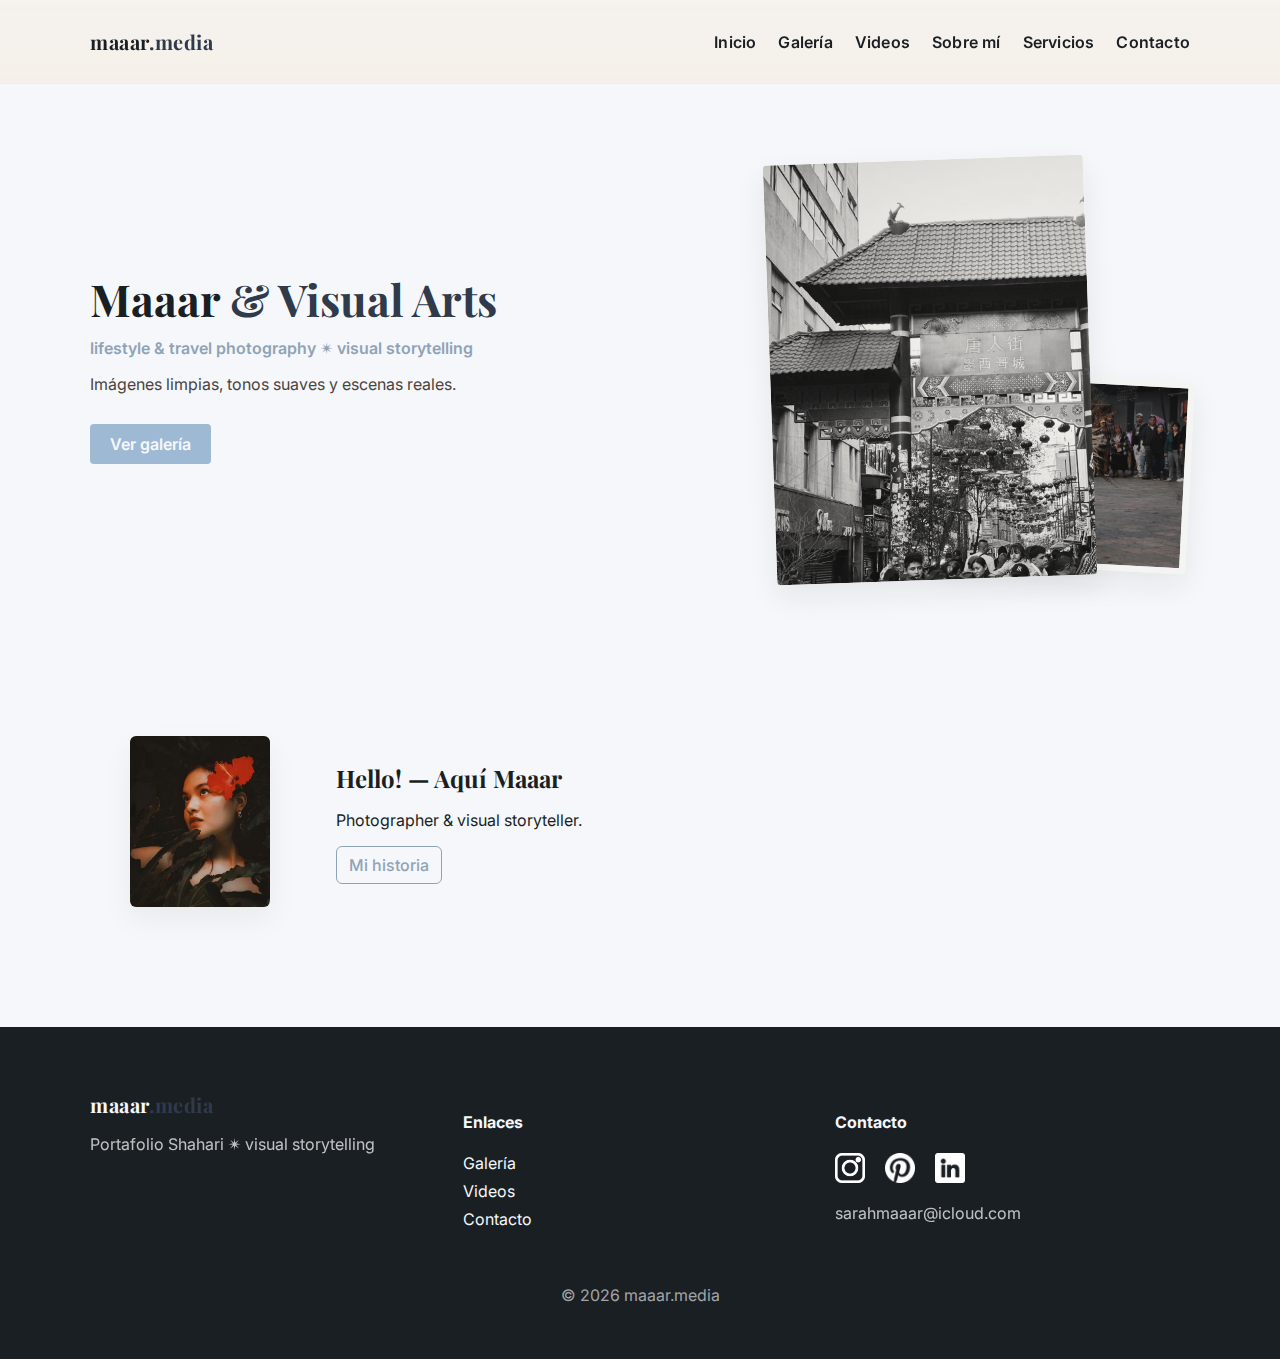
<file: index.html>
<!doctype html>
<html lang="es">
<head>
      <meta charset="utf-8" />
      <meta name="viewport" content="width=device-width,initial-scale=1" />
      <title>Portafolio — Inicio</title>
      <link rel="icon" type="image/png" href="icon/favicon.png">
      <meta name="description" content="Guía de fotografía - estilo vintage editorial. Portafolio ." />

  <!-- Google Fonts -->
  <link rel="preconnect" href="https://fonts.googleapis.com">
  <link rel="preconnect" href="https://fonts.gstatic.com" crossorigin>
  <link href="https://fonts.googleapis.com/css2?family=Inter:wght@300;400;600&family=Playfair+Display:wght@400;700&display=swap" rel="stylesheet">

  <!-- Favicon -->
  <link rel="icon" type="image/png" href="favicon/favicon.png">

  <link rel="stylesheet" href="css/style.css">
</head>
<body>
  <header class="site-header">
    <div class="container header-inner">
      <a class="logo" href="index.html">maaar<span>.media</span></a>
      <nav class="main-nav">
        <a href="index.html">Inicio</a>
        <a href="galeria.html">Galería</a>
        <a href="videos.html">Videos</a>
        <a href="sobremi.html">Sobre mí</a>
        <a href="servicios.html">Servicios</a>
        <a href="contacto.html" class="btn-ghost">Contacto</a>
      </nav>
    </div>
  </header>

  <main>
    <!-- collage editorial -->
    <section class="hero">
      <div class="container hero-grid">
        <div class="hero-text">
          <h1>Maaar <span>& Visual Arts</span></h1>
          <p class="kicker">lifestyle & travel photography ✴︎ visual storytelling</p>
          <p class="lead">Imágenes limpias, tonos suaves y escenas reales.</p>
          <a href="galeria.html" class="btn-primary">Ver galería</a>
        </div>

        <div class="hero-collage" aria-hidden="true">
          <!-- Imagenes collage -->
          <img src="img/imagen1.jpg" class="collage-img big">
          <img src="img/imagen2.jpg" class="collage-img small" loading="lazy">

          <div class="label">photos</div>
        </div>
      </div>
    </section>

    <!-- Presentación -->
    <section class="intro container">
      <div class="intro-grid">
        <figure class="portrait">
          <img src="img/retrato.jpg" alt="Retrato" loading="lazy">
        </figure>
        <div class="intro-text">
          <h2>Hello! — Aquí Maaar</h2>
          <p>Photographer &amp; visual storyteller. </p>
          <a href="sobremi.html" class="btn-outline">Mi historia</a>
        </div>
      </div>
    </section>

  <footer class="site-footer">
    <div class="container footer-grid">
      <div>
        <a class="logo footer-logo" href="index.html">maaar<span>.media</span></a>
        <p class="muted">Portafolio Shahari ✴︎ visual storytelling</p>
      </div>
      <div>
        <h4>Enlaces</h4>
        <nav class="footer-nav">
          <a href="galeria.html">Galería</a>
          <a href="videos.html">Videos</a>
          <a href="contacto.html">Contacto</a>
        </nav>
      </div>
      <div>
        <h4>Contacto</h4>
         <section class="tny-contact">
          <div class="tn-icon">
            <a href="https://www.instagram.com/maaar.media/" target="_blank">
              <img src="icon/instagram.png" title="instagram">
            </a>
          </div>
          <div class="tn-icon">
            <a href="https://mx.pinterest.com/shamaaar/_profile/_created/" target="_blank">
              <img src="icon/pinterest.png" title="Pinterest">
            </a>
          </div>
          <div class="tn-icon">
            <a href="https://www.linkedin.com/in/sarah-shahari-martinez-lopez-53b48a364/" target="_blank">
              <img src="icon/linkedin.png" title="Linkedin">
            </a>
          </div>
        </section>
        <p class="muted">sarahmaaar@icloud.com</p>
      </div>
    </div>
    <div class="legal">© <span id="year"></span> maaar.media</div>
  </footer>

  <script>
    // año en el footer
    document.getElementById('year').textContent = new Date().getFullYear();
  </script>
</body>
</html>
</file>
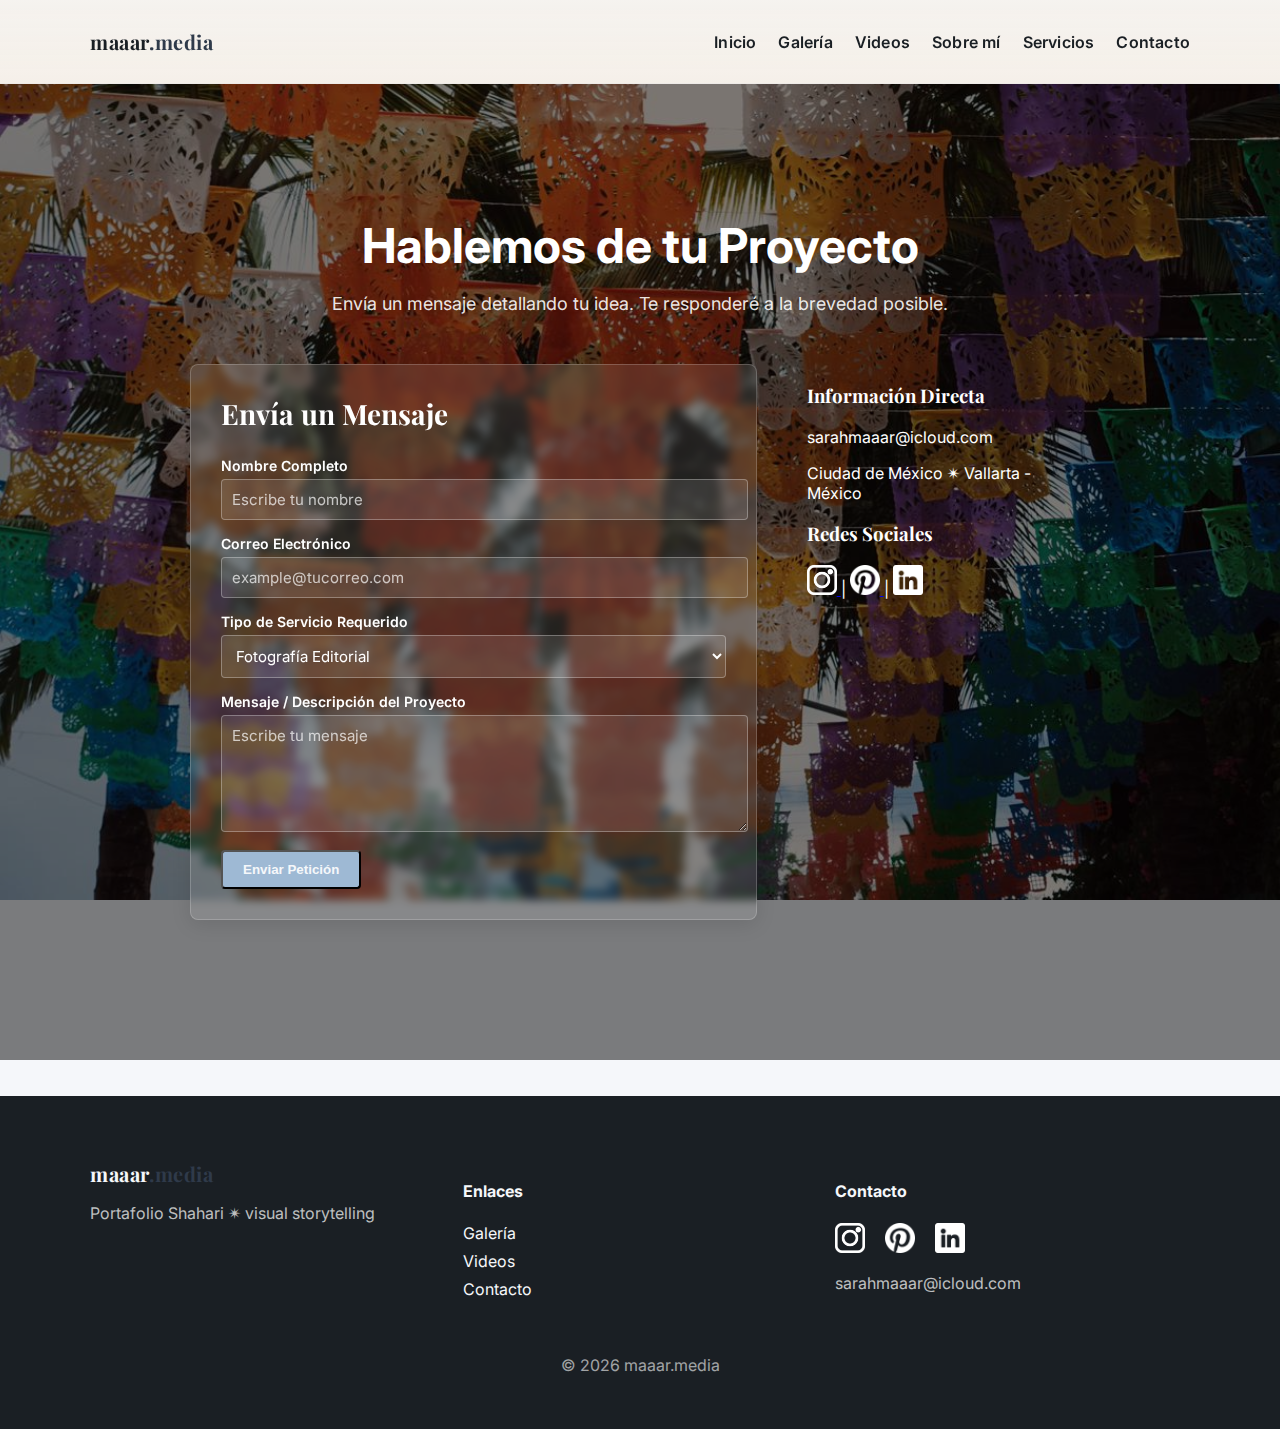
<file: contacto.html>
<!doctype html>
<html lang="es">
<head>
      <meta charset="utf-8" />
      <meta name="viewport" content="width=device-width,initial-scale=1" />
      <title>Portafolio — Contacto</title>
      <meta name="description" content="Ponte en contacto con Maaar Visual Arts para proyectos y colaboraciones." />

  <link rel="preconnect" href="https://fonts.googleapis.com">
  <link rel="preconnect" href="https://fonts.gstatic.com" crossorigin>
  <link href="https://fonts.googleapis.com/css2?family=Inter:wght@300;400;600&family=Playfair+Display:wght@400;700&display=swap" rel="stylesheet">
  <link rel="icon" type="image/png" href="icon/favicon.png">

  <link rel="stylesheet" href="css/style.css">
</head>
<body>
  <header class="site-header">
    <div class="container header-inner">
      <a class="logo" href="index.html">maaar<span>.media</span></a>
      <nav class="main-nav">
        <a href="index.html">Inicio</a>
        <a href="galeria.html">Galería</a>
        <a href="videos.html">Videos</a>
        <a href="sobremi.html">Sobre mí</a>
        <a href="servicios.html">Servicios</a>
        <a href="contacto.html" class="btn-ghost active">Contacto</a> 
      </nav>
    </div>
  </header>

  <main>
    <section class="contact-section container">
        <h1 class="gallery-title">Hablemos de tu Proyecto</h1>
        <p class="galeria-sub">Envía un mensaje detallando tu idea. Te responderé a la brevedad posible.</p>

        <div class="contact-grid">
            
            <div class="contact-form-wrapper">
                <h2>Envía un Mensaje</h2>
                <form class="contact-form" autocomplete="off" netlify action="/gracias.html">
                    <label for="name">Nombre Completo</label>
                    <input type="text" id="name" name="name" placeholder="Escribe tu nombre" required>

                    <label for="email">Correo Electrónico</label>
                    <input type="email" id="email" name="email" placeholder="example@tucorreo.com" required>

                    <label for="service">Tipo de Servicio Requerido</label>
                    <select id="service" name="service">
                        <option value="editorial">Fotografía Editorial</option>
                        <option value="lifestyle">Documental & Lifestyle</option>
                        <option value="gastronomia">Gastronomía & Restaurantes</option>
                        <option value="video">Video Corto</option>
                        <option value="otro">Otro / Colaboración</option>
                    </select>

                    <label for="message">Mensaje / Descripción del Proyecto</label>
                    <textarea id="message" name="message" placeholder="Escribe tu mensaje" rows="5" required></textarea>

                    <button type="submit" class="btn-primary">Enviar Petición</button>
                    </form>
            </div>

            <div>
                <div>
                    <h3>Información Directa</h3>
                    <p>sarahmaaar@icloud.com</p>
                    <p>Ciudad de México ✴︎ Vallarta - México</p>
                </div>
                <div>
                  <h3>Redes Sociales</h3>
                </div>
                <div class="tny-contact">
                    <nav class="tn-icon">
                        <a href="https://www.instagram.com/maaar.media/" target="_blank">
                          <img src="icon/instagram.png" title="instagram">
                        </a> | 
                        <a href="https://mx.pinterest.com/shamaaar/_profile/_created/" target="_blank">
                          <img src="icon/pinterest.png" title="Pinterest">
                        </a> | 
                        <a href="https://www.linkedin.com/in/sarah-shahari-martinez-lopez-53b48a364/" target="_blank"><img src="icon/linkedin.png" title="Linkedin">
                        </a>
                    </nav>
                </div>
            </div>

        </div>
    </section>
  </main>
  
  <footer class="site-footer">
    <div class="container footer-grid">
      <div>
        <a class="logo footer-logo" href="index.html">maaar<span>.media</span></a>
        <p class="muted">Portafolio Shahari ✴︎ visual storytelling</p>
      </div>
      <div>
        <h4>Enlaces</h4>
        <nav class="footer-nav">
          <a href="galeria.html">Galería</a>
          <a href="videos.html">Videos</a>
          <a href="contacto.html">Contacto</a>
        </nav>
      </div>
      <div>
        <h4>Contacto</h4>
         <section class="tny-contact">
          <div class="tn-icon">
            <a href="https://www.instagram.com/maaar.media/" target="_blank">
              <img src="icon/instagram.png" title="instagram">
            </a>
          </div>
          <div class="tn-icon">
            <a href="https://mx.pinterest.com/shamaaar/_profile/_created/" target="_blank">
              <img src="icon/pinterest.png" title="Pinterest">
            </a>
          </div>
          <div class="tn-icon">
            <a href="https://www.linkedin.com/in/sarah-shahari-martinez-lopez-53b48a364/" target="_blank">
              <img src="icon/linkedin.png" title="Linkedin">
            </a>
          </div>
        </section>
        <p class="muted">sarahmaaar@icloud.com</p>
      </div>
    </div>
    <div class="legal">© <span id="year"></span> maaar.media</div>
  </footer>

  <script>
    document.getElementById('year').textContent = new Date().getFullYear();
  </script>
</body>

</html>
</file>
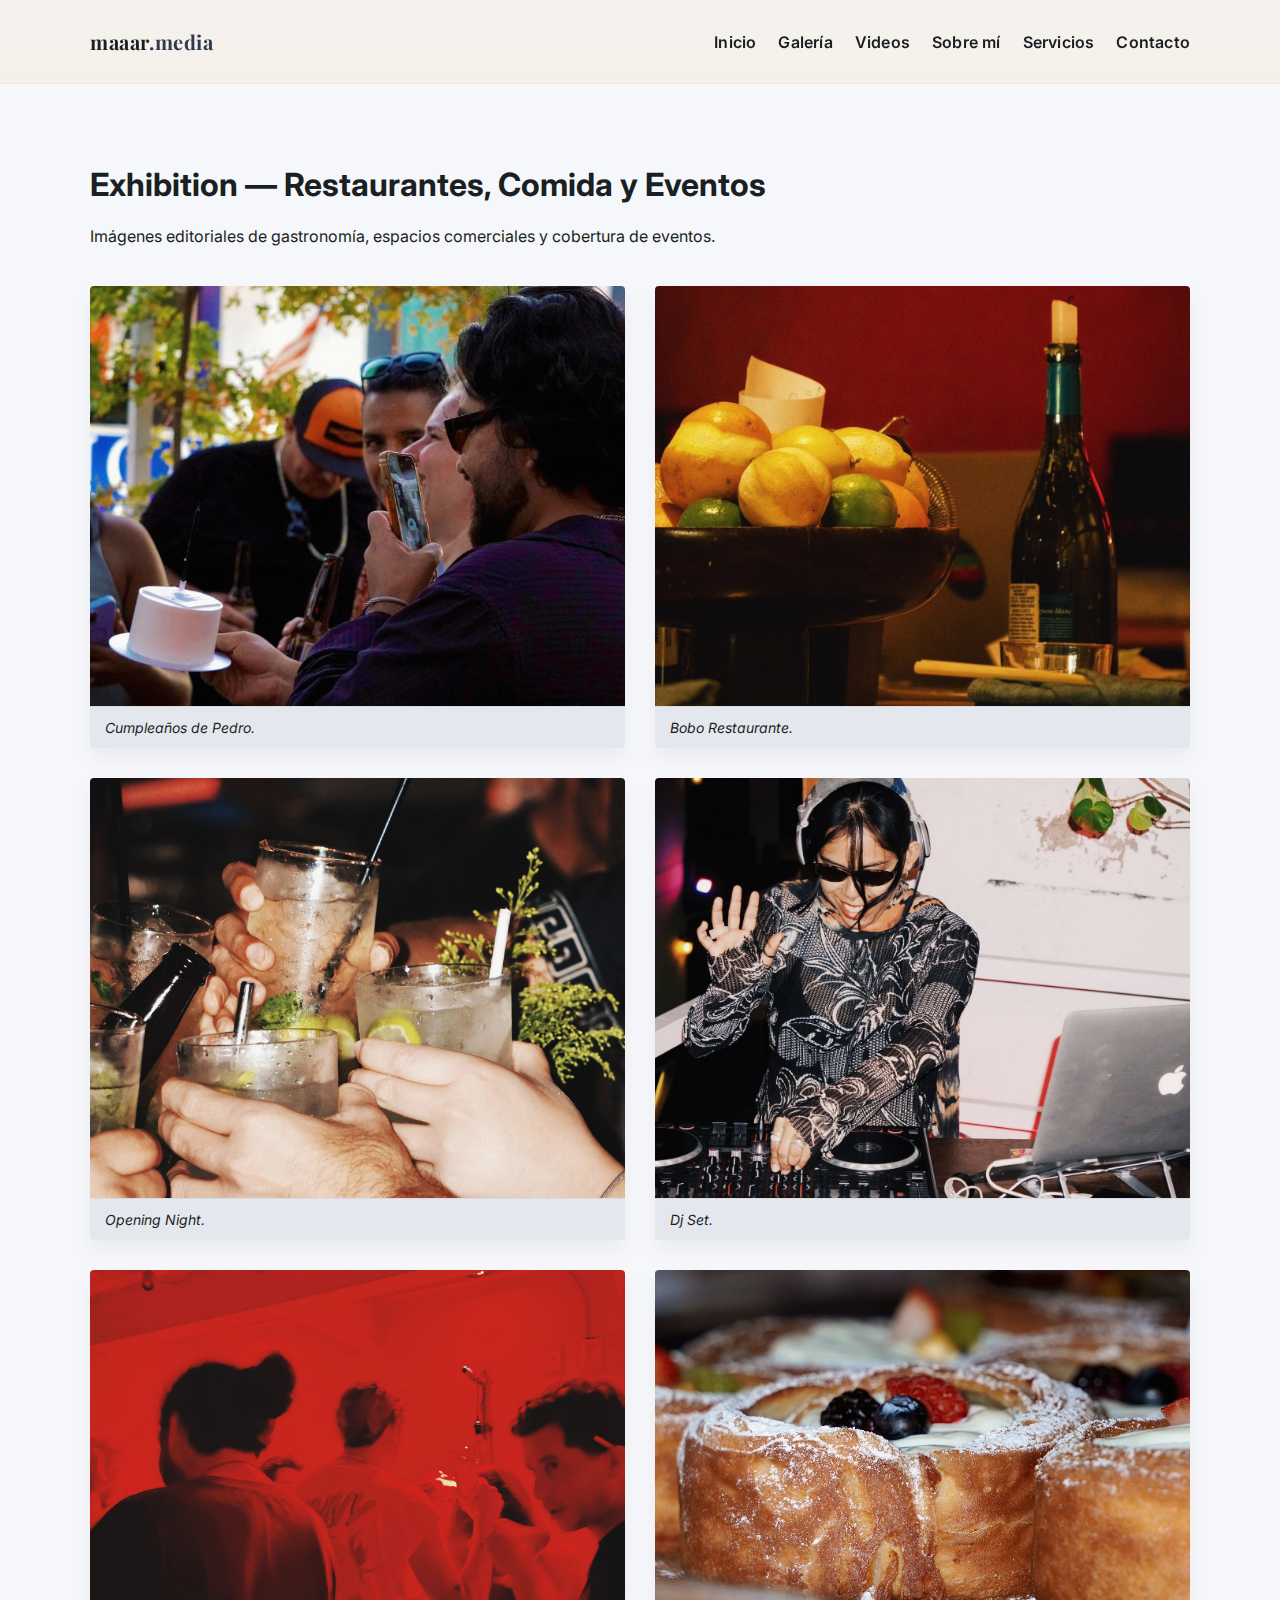
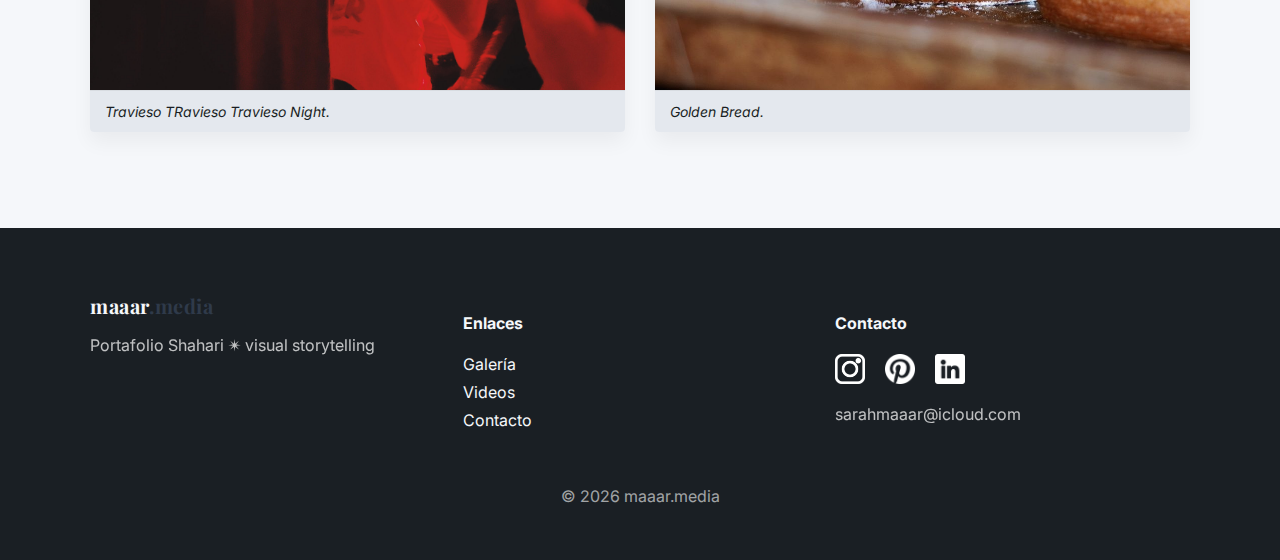
<file: exhibition.html>
<!doctype html>
<html lang="es">
<head>
      <meta charset="utf-8" />
      <meta name="viewport" content="width=device-width,initial-scale=1" />
      <title>Portafolio — Exhibition</title>
      <meta name="description" content="Una selección de imágenes de estilo editorial y lifestyle." />

  <link rel="preconnect" href="https://fonts.googleapis.com">
  <link rel="preconnect" href="https://fonts.gstatic.com" crossorigin>
  <link href="https://fonts.googleapis.com/css2?family=Inter:wght@300;400;600&family=Playfair+Display:wght@400;700&display=swap" rel="stylesheet">
  <link rel="icon" type="image/png" href="icon/favicon.png">
  <link rel="stylesheet" href="css/style.css">
</head>
<body>
  <header class="site-header">
    <div class="container header-inner">
      <a class="logo" href="index.html">maaar<span>.media</span></a>
      <nav class="main-nav">
        <a href="index.html">Inicio</a>
        <a href="galeria.html" class="active">Galería</a>
        <a href="videos.html">Videos</a>
        <a href="sobremi.html">Sobre mí</a>
        <a href="servicios.html">Servicios</a>
        <a href="contacto.html" class="btn-ghost">Contacto</a>
      </nav>
    </div>
  </header>

  <main>
    <section class="exhibition container">
        <h1 class="gallery-title">Exhibition — Restaurantes, Comida y Eventos</h1> 
        <p class="galeria-sub">Imágenes editoriales de gastronomía, espacios comerciales y cobertura de eventos.</p>

   
        <div class="exhibition-grid">
            <figure class="exhibition-item">
                <img src="img/fotoa.jpg" alt="Foto Editorial 1" loading="lazy">
                <figcaption class="photo-caption">Cumpleaños de Pedro.</figcaption>
            </figure>
            <figure class="exhibition-item">
                <img src="img/fotob.jpg" alt="Foto Editorial 2" loading="lazy">
                <figcaption class="photo-caption">Bobo Restaurante.</figcaption>
            </figure>
            <figure class="exhibition-item">
                <img src="img/fotoc.jpg" alt="Foto Editorial 3" loading="lazy">
                <figcaption class="photo-caption">Opening Night.</figcaption>
            </figure>
            <figure class="exhibition-item">
                <img src="img/fotod.jpg" alt="Foto Editorial 4" loading="lazy">
                <figcaption class="photo-caption">Dj Set.</figcaption>
            </figure>
            <figure class="exhibition-item">
                <img src="img/fotoe.jpg" alt="Foto Editorial 5" loading="lazy">
                <figcaption class="photo-caption">Travieso TRavieso Travieso Night.</figcaption>
            </figure>
            <figure class="exhibition-item">
                <img src="img/fotof.jpg" alt="Foto Editorial 6" loading="lazy">
                <figcaption class="photo-caption">Golden Bread.</figcaption>
            </figure>
            
        </div>
        
    </section>
  </main>
  
  <footer class="site-footer">
    <div class="container footer-grid">
      <div>
        <a class="logo footer-logo" href="index.html">maaar<span>.media</span></a>
        <p class="muted">Portafolio Shahari ✴︎ visual storytelling</p>
      </div>
      <div>
        <h4>Enlaces</h4>
        <nav class="footer-nav">
          <a href="galeria.html">Galería</a>
          <a href="videos.html">Videos</a>
          <a href="contacto.html">Contacto</a>
        </nav>
      </div>
      <div>
        <h4>Contacto</h4>
         <section class="tny-contact">
          <div class="tn-icon">
            <a href="https://www.instagram.com/maaar.media/" target="_blank">
              <img src="icon/instagram.png" title="instagram">
            </a>
          </div>
          <div class="tn-icon">
            <a href="https://mx.pinterest.com/shamaaar/_profile/_created/" target="_blank">
              <img src="icon/pinterest.png" title="Pinterest">
            </a>
          </div>
          <div class="tn-icon">
            <a href="https://www.linkedin.com/in/sarah-shahari-martinez-lopez-53b48a364/" target="_blank">
              <img src="icon/linkedin.png" title="Linkedin">
            </a>
          </div>
        </section>
        <p class="muted">sarahmaaar@icloud.com</p>
      </div>
    </div>
    <div class="legal">© <span id="year"></span> maaar.media</div>
  </footer>

  <script>
    document.getElementById('year').textContent = new Date().getFullYear();
  </script>
</body>
</html>
</file>
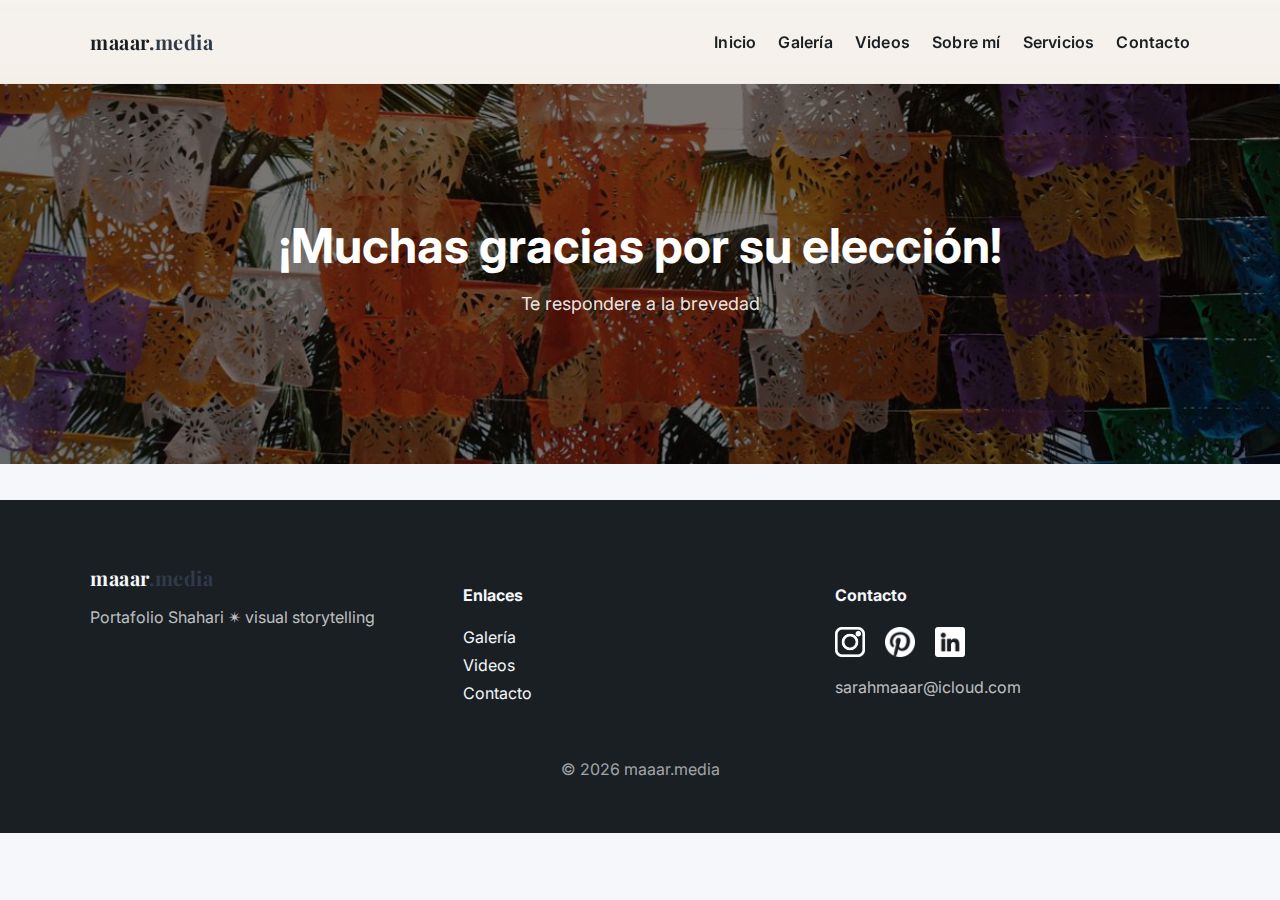
<file: gracias.html>
<!DOCTYPE html>
<html>
<head>
	<meta charset="utf-8">
	<meta name="viewport" content="width=device-width, initial-scale=1">
	<title>GRACIAS! - portafolio</title>
	<meta name="description" content="Ponte en contacto con Maaar Visual Arts para proyectos y colaboraciones." />

  <link rel="preconnect" href="https://fonts.googleapis.com">
  <link rel="preconnect" href="https://fonts.gstatic.com" crossorigin>
  <link href="https://fonts.googleapis.com/css2?family=Inter:wght@300;400;600&family=Playfair+Display:wght@400;700&display=swap" rel="stylesheet">
  <link rel="icon" type="image/png" href="icon/favicon.png">

  <link rel="stylesheet" href="css/style.css">
</head>
<body>
  <header class="site-header">
    <div class="container header-inner">
      <a class="logo" href="index.html">maaar<span>.media</span></a>
      <nav class="main-nav">
        <a href="index.html">Inicio</a>
        <a href="galeria.html">Galería</a>
        <a href="videos.html">Videos</a>
        <a href="sobremi.html">Sobre mí</a>
        <a href="servicios.html">Servicios</a>
        <a href="contacto.html" class="btn-ghost active">Contacto</a> 
      </nav>
    </div>
  </header>

  <main>
  	<section class="contact-section">
  		<div>
  			<h1 class="gallery-title">¡Muchas gracias por su  elección!</h1>
  			<p class="galeria-sub">Te respondere a la brevedad</p>
  		</div>
  		
  	</section>
  </main>

  <footer class="site-footer">
    <div class="container footer-grid">
      <div>
        <a class="logo footer-logo" href="index.html">maaar<span>.media</span></a>
        <p class="muted">Portafolio Shahari ✴︎ visual storytelling</p>
      </div>
      <div>
        <h4>Enlaces</h4>
        <nav class="footer-nav">
          <a href="galeria.html">Galería</a>
          <a href="videos.html">Videos</a>
          <a href="contacto.html">Contacto</a>
        </nav>
      </div>
      <div>
        <h4>Contacto</h4>
         <section class="tny-contact">
          <div class="tn-icon">
            <a href="https://www.instagram.com/maaar.media/" target="_blank">
              <img src="icon/instagram.png" title="instagram">
            </a>
          </div>
          <div class="tn-icon">
            <a href="https://mx.pinterest.com/shamaaar/_profile/_created/" target="_blank">
              <img src="icon/pinterest.png" title="Pinterest">
            </a>
          </div>
          <div class="tn-icon">
            <a href="https://www.linkedin.com/in/sarah-shahari-martinez-lopez-53b48a364/" target="_blank">
              <img src="icon/linkedin.png" title="Linkedin">
            </a>
          </div>
        </section>
        <p class="muted">sarahmaaar@icloud.com</p>
      </div>
    </div>
    <div class="legal">© <span id="year"></span> maaar.media</div>
  </footer>

  <script>
    document.getElementById('year').textContent = new Date().getFullYear();
  </script>

</body>
</html>
</file>
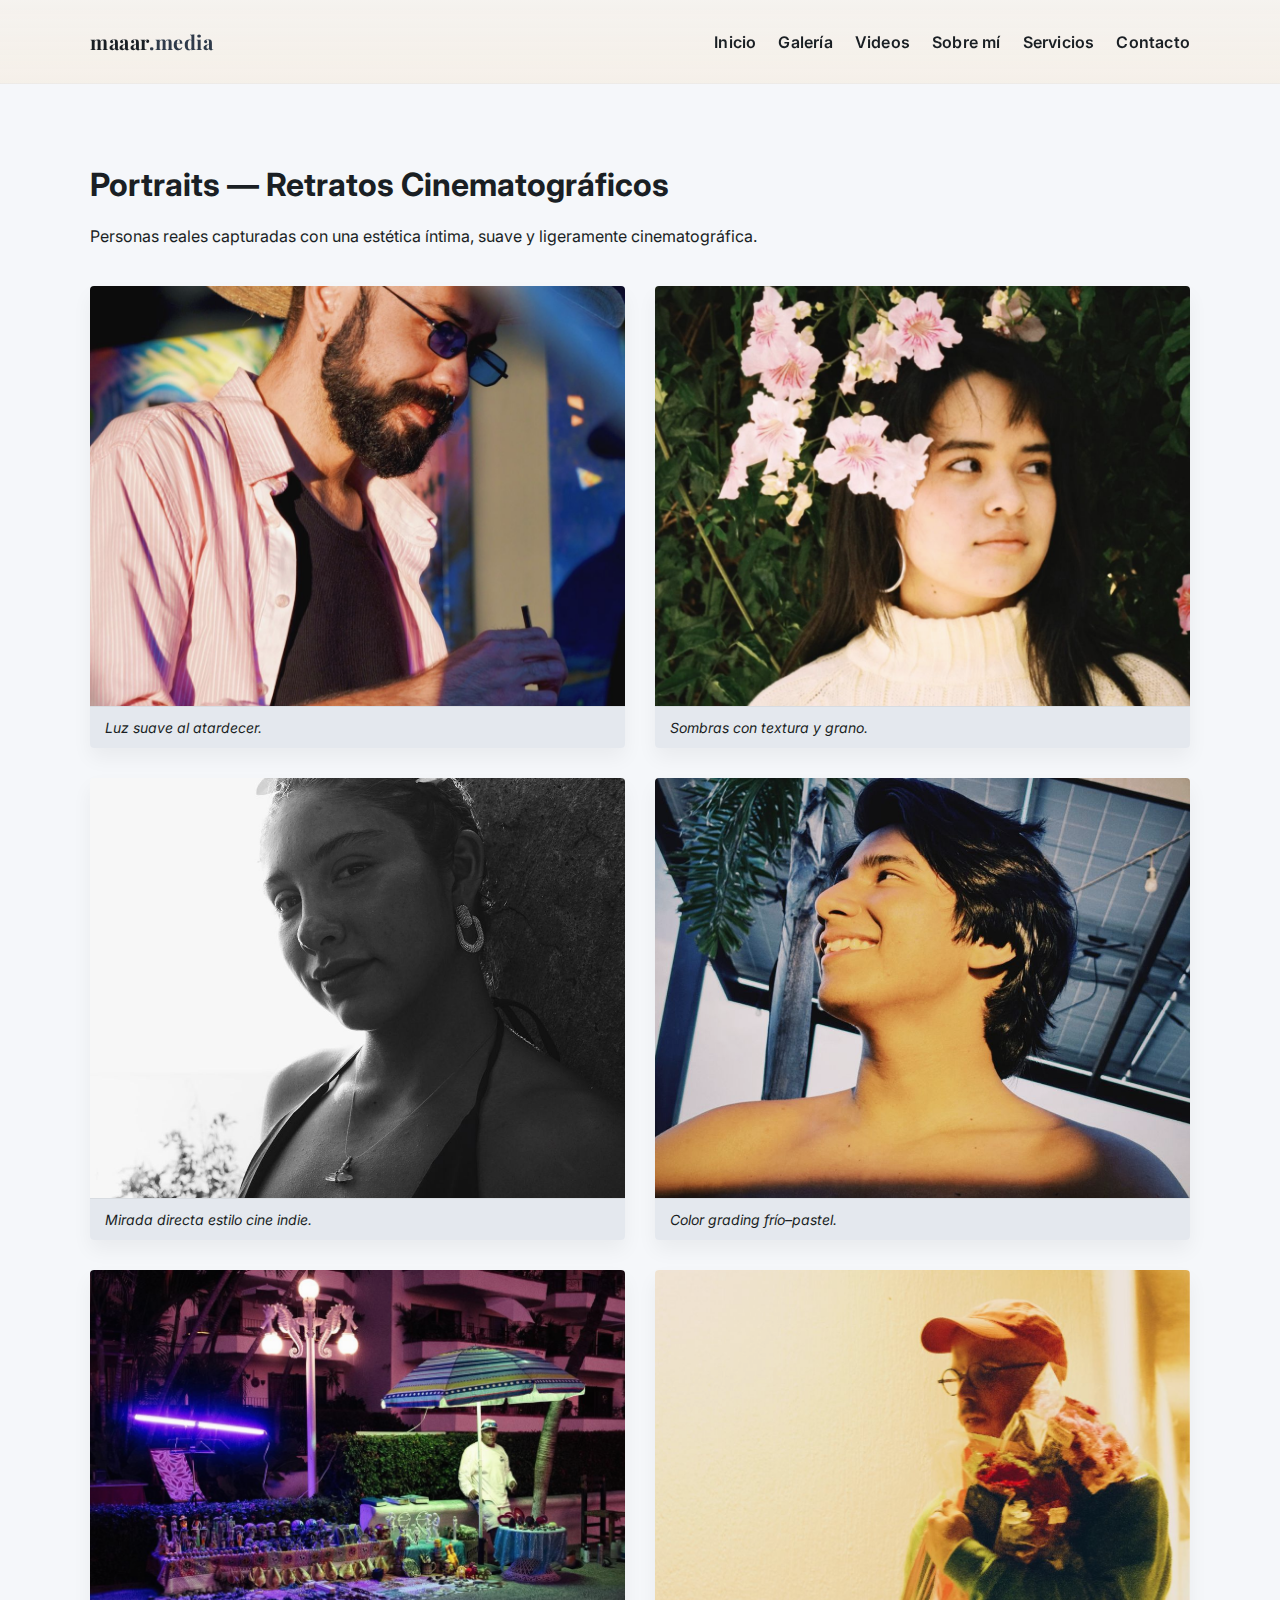
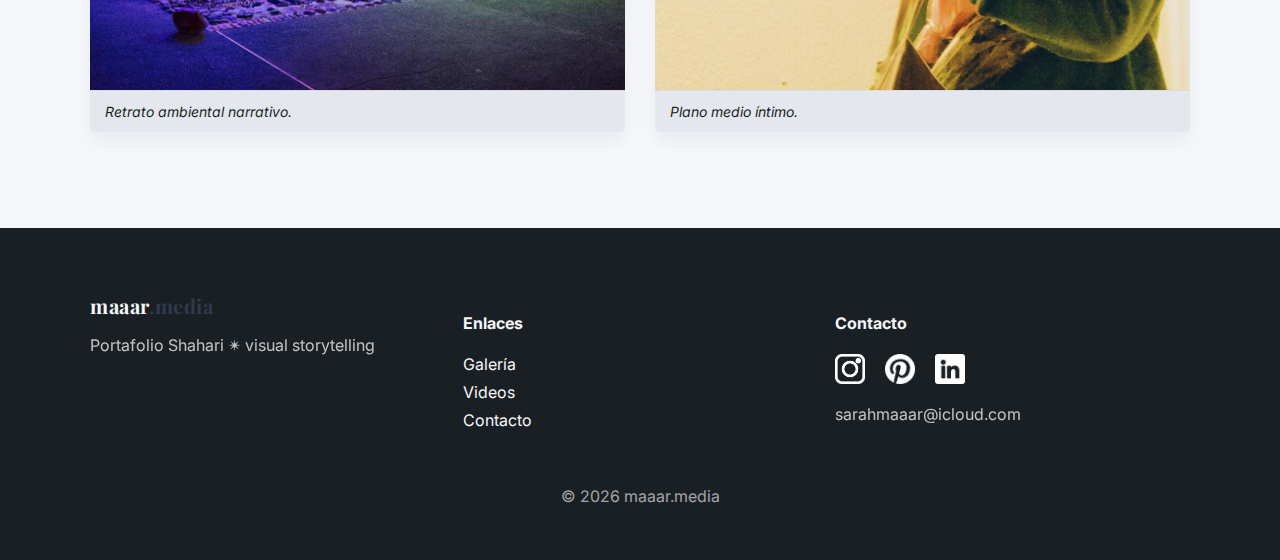
<file: portraits.html>
<!doctype html>
<html lang="es">
<head>
      <meta charset="utf-8" />
      <meta name="viewport" content="width=device-width,initial-scale=1" />
      <title>Portafolio — Portraits</title>
      <meta name="description" content="Retratos con estética ligeramente cinematográfica." />

      <!-- Tipografías -->
      <link rel="preconnect" href="https://fonts.googleapis.com">
      <link rel="preconnect" href="https://fonts.gstatic.com" crossorigin>
      <link href="https://fonts.googleapis.com/css2?family=Inter:wght@300;400;600&family=Playfair+Display:wght@400;700&display=swap" rel="stylesheet">

      <link rel="icon" type="image/png" href="icon/favicon.png">
      <link rel="stylesheet" href="css/style.css">
</head>

<body>

  <!-- HEADER -->
  <header class="site-header">
    <div class="container header-inner">
      <a class="logo" href="index.html">maaar<span>.media</span></a>
      <nav class="main-nav">
        <a href="index.html">Inicio</a>
        <a href="galeria.html" class="active">Galería</a>
        <a href="videos.html">Videos</a>
        <a href="sobremi.html">Sobre mí</a>
        <a href="servicios.html">Servicios</a>
        <a href="contacto.html" class="btn-ghost">Contacto</a>
      </nav>
    </div>
  </header>

  <!-- MAIN -->
  <main>
    <section class="exhibition container">
        <h1 class="gallery-title">Portraits — Retratos Cinematográficos</h1> 
        <p class="galeria-sub">Personas reales capturadas con una estética íntima, suave y ligeramente cinematográfica.</p>

        <!-- GALERÍA -->
        <div class="exhibition-grid">

            <figure class="exhibition-item">
                <img src="img/portrait1.jpg" alt="Retrato 1" loading="lazy">
                <figcaption class="photo-caption">Luz suave al atardecer.</figcaption>
            </figure>

            <figure class="exhibition-item">
                <img src="img/portrait2.jpg" alt="Retrato 2" loading="lazy">
                <figcaption class="photo-caption">Sombras con textura y grano.</figcaption>
            </figure>

            <figure class="exhibition-item">
                <img src="img/portrait3.jpg" alt="Retrato 3" loading="lazy">
                <figcaption class="photo-caption">Mirada directa estilo cine indie.</figcaption>
            </figure>

            <figure class="exhibition-item">
                <img src="img/portrait4.jpg" alt="Retrato 4" loading="lazy">
                <figcaption class="photo-caption">Color grading frío–pastel.</figcaption>
            </figure>

            <figure class="exhibition-item">
                <img src="img/portrait5.jpg" alt="Retrato 5" loading="lazy">
                <figcaption class="photo-caption">Retrato ambiental narrativo.</figcaption>
            </figure>

            <figure class="exhibition-item">
                <img src="img/portrait6.jpg" alt="Retrato 6" loading="lazy">
                <figcaption class="photo-caption">Plano medio íntimo.</figcaption>
            </figure>

        </div>
        
    </section>
  </main>


  <!-- FOOTER -->
  <footer class="site-footer">
    <div class="container footer-grid">
      <div>
        <a class="logo footer-logo" href="index.html">maaar<span>.media</span></a>
        <p class="muted">Portafolio Shahari ✴︎ visual storytelling</p>
      </div>
      <div>
        <h4>Enlaces</h4>
        <nav class="footer-nav">
          <a href="galeria.html">Galería</a>
          <a href="videos.html">Videos</a>
          <a href="contacto.html">Contacto</a>
        </nav>
      </div>
      <div>
        <h4>Contacto</h4>
         <section class="tny-contact">
          <div class="tn-icon">
            <a href="https://www.instagram.com/maaar.media/" target="_blank">
              <img src="icon/instagram.png" title="instagram">
            </a>
          </div>
          <div class="tn-icon">
            <a href="https://mx.pinterest.com/shamaaar/_profile/_created/" target="_blank">
              <img src="icon/pinterest.png" title="Pinterest">
            </a>
          </div>
          <div class="tn-icon">
            <a href="https://www.linkedin.com/in/sarah-shahari-martinez-lopez-53b48a364/" target="_blank">
              <img src="icon/linkedin.png" title="Linkedin">
            </a>
          </div>
        </section>
        <p class="muted">sarahmaaar@icloud.com</p>
      </div>
    </div>
    <div class="legal">© <span id="year"></span> maaar.media</div>
  </footer>

  <script>
    document.getElementById('year').textContent = new Date().getFullYear();
  </script>

</body>
</html>
</file>
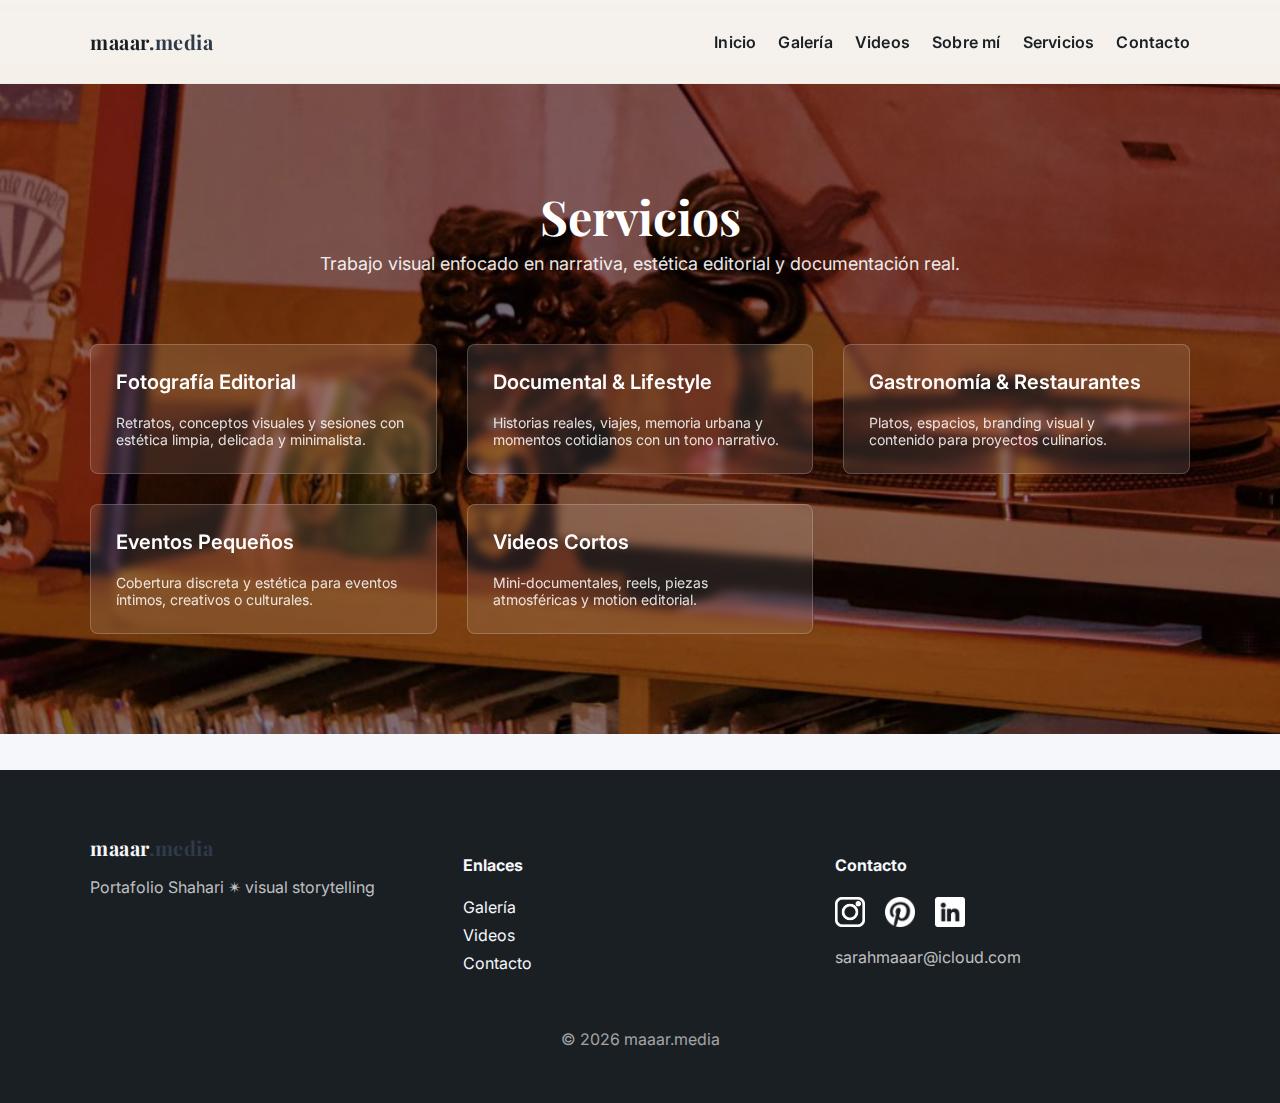
<file: servicios.html>
<!doctype html>
<html lang="es">
<head>
      <meta charset="utf-8" />
      <meta name="viewport" content="width=device-width,initial-scale=1" />
      <title>Servicios — maaar.media</title>

      <link rel="preconnect" href="https://fonts.googleapis.com">
      <link rel="preconnect" href="https://fonts.gstatic.com" crossorigin>
      <link href="https://fonts.googleapis.com/css2?family=Inter:wght@300;400;600&family=Playfair+Display:wght@400;700&display=swap" rel="stylesheet">
      <link rel="stylesheet" href="css/style.css">
</head>

<body>
  <header class="site-header">
    <div class="container header-inner">
      <a class="logo" href="index.html">maaar<span>.media</span></a>
      <nav class="main-nav">
        <a href="index.html">Inicio</a>
        <a href="galeria.html">Galería</a>
        <a href="videos.html">Videos</a>
        <a href="sobremi.html">Sobre mí</a>
        <a href="servicios.html" class="active">Servicios</a>
        <a href="contacto.html" class="btn-ghost">Contacto</a>
      </nav>
    </div>
  </header>


  <main>
    <section class="services container">
      <h1 class="services-title">Servicios</h1>
      <p class="services-sub">Trabajo visual enfocado en narrativa, estética editorial y documentación real.</p>

      <div class="services-grid">

        <div class="service-card">
          <h3>Fotografía Editorial</h3>
          <p>Retratos, conceptos visuales y sesiones con estética limpia, delicada y minimalista.</p>
        </div>

        <div class="service-card">
          <h3>Documental & Lifestyle</h3>
          <p>Historias reales, viajes, memoria urbana y momentos cotidianos con un tono narrativo.</p>
        </div>

        <div class="service-card">
          <h3>Gastronomía & Restaurantes</h3>
          <p>Platos, espacios, branding visual y contenido para proyectos culinarios.</p>
        </div>

        <div class="service-card">
          <h3>Eventos Pequeños</h3>
          <p>Cobertura discreta y estética para eventos íntimos, creativos o culturales.</p>
        </div>

        <div class="service-card">
          <h3>Videos Cortos</h3>
          <p>Mini-documentales, reels, piezas atmosféricas y motion editorial.</p>
        </div>

      </div>
    </section>
  </main>


  <footer class="site-footer">
    <div class="container footer-grid">
      <div>
        <a class="logo footer-logo" href="index.html">maaar<span>.media</span></a>
        <p class="muted">Portafolio Shahari ✴︎ visual storytelling</p>
      </div>
      <div>
        <h4>Enlaces</h4>
        <nav class="footer-nav">
          <a href="galeria.html">Galería</a>
          <a href="videos.html">Videos</a>
          <a href="contacto.html">Contacto</a>
        </nav>
      </div>
      <div>
        <h4>Contacto</h4>
         <section class="tny-contact">
          <div class="tn-icon">
            <a href="https://www.instagram.com/maaar.media/" target="_blank">
              <img src="icon/instagram.png" title="instagram">
            </a>
          </div>
          <div class="tn-icon">
            <a href="https://mx.pinterest.com/shamaaar/_profile/_created/" target="_blank">
              <img src="icon/pinterest.png" title="Pinterest">
            </a>
          </div>
          <div class="tn-icon">
            <a href="https://www.linkedin.com/in/sarah-shahari-martinez-lopez-53b48a364/" target="_blank">
              <img src="icon/linkedin.png" title="Linkedin">
            </a>
          </div>
        </section>
        <p class="muted">sarahmaaar@icloud.com</p>
      </div>
    </div>
    <div class="legal">© <span id="year"></span> maaar.media</div>
  </footer>

  <script>
    document.getElementById('year').textContent = new Date().getFullYear();
  </script>
</body>
</html>
</file>
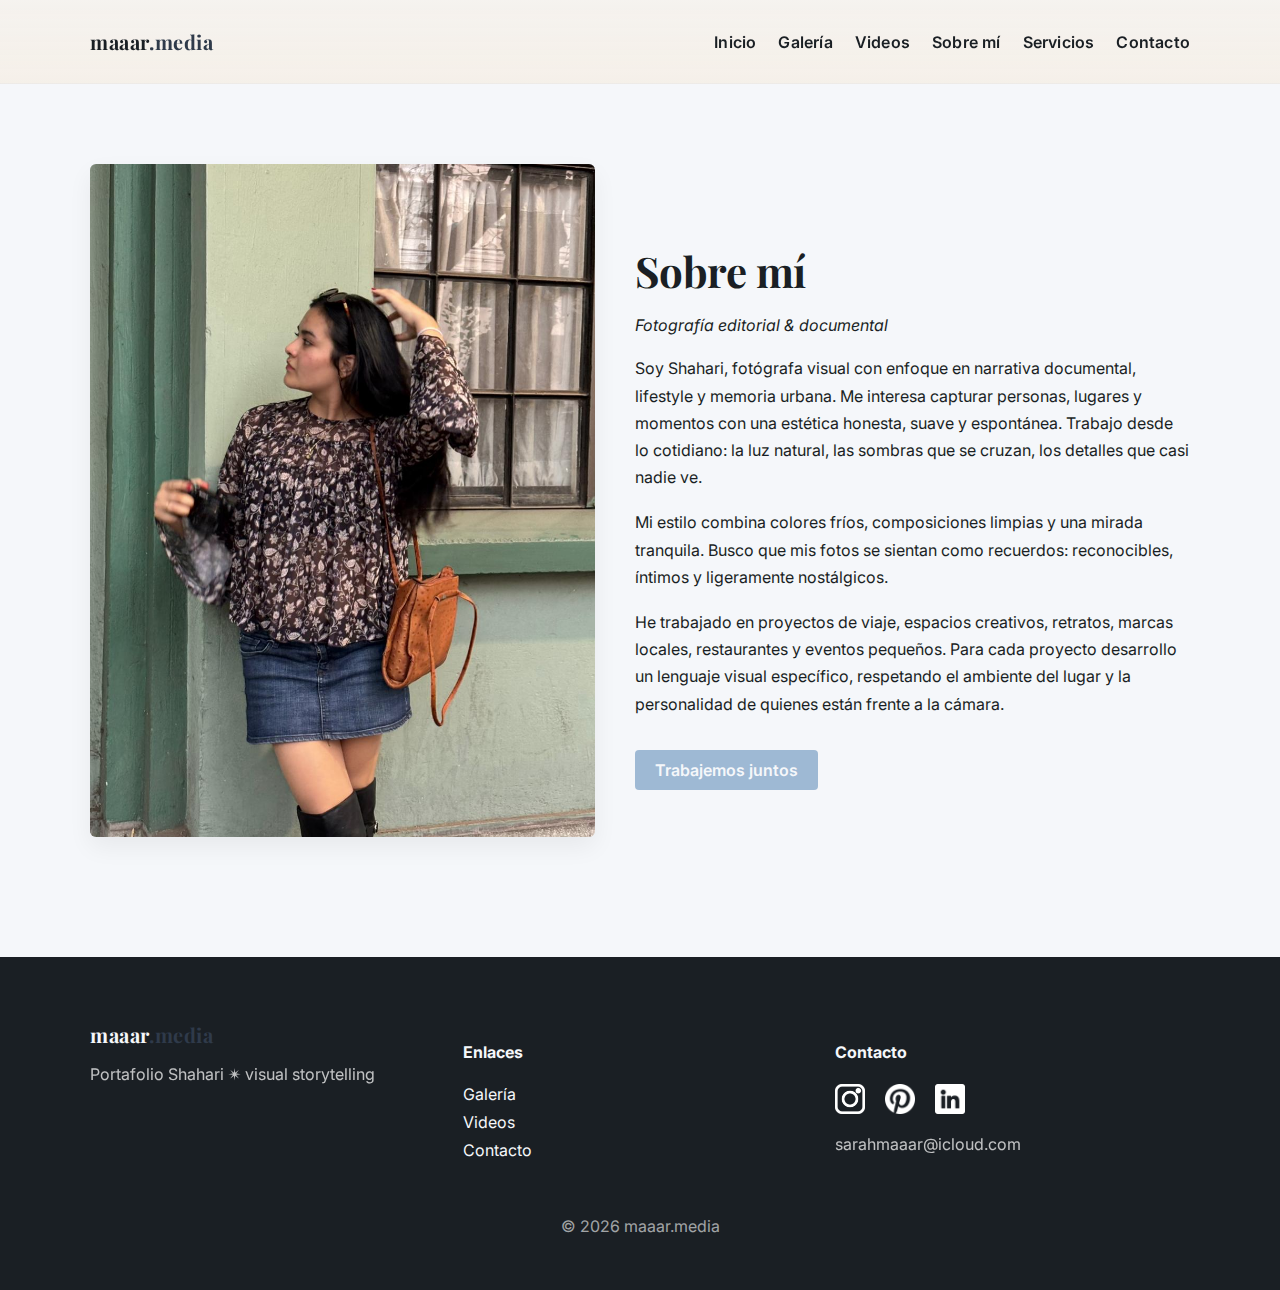
<file: sobremi.html>
<!doctype html>
<html lang="es">
<head>
      <meta charset="utf-8" />
      <meta name="viewport" content="width=device-width,initial-scale=1" />
      <title>Sobre mí — maaar.media</title>
      <meta name="description" content="Sobre Shahari. Fotografía editorial, documental y visual storytelling." />

      <link rel="preconnect" href="https://fonts.googleapis.com">
      <link rel="preconnect" href="https://fonts.gstatic.com" crossorigin>
      <link href="https://fonts.googleapis.com/css2?family=Inter:wght@300;400;600&family=Playfair+Display:wght@400;700&display=swap" rel="stylesheet">
      <link rel="icon" type="image/png" href="icon/favicon.png">
      <link rel="stylesheet" href="css/style.css">
</head>

<body>
  <header class="site-header">
    <div class="container header-inner">
      <a class="logo" href="index.html">maaar<span>.media</span></a>
      <nav class="main-nav">
        <a href="index.html">Inicio</a>
        <a href="galeria.html">Galería</a>
        <a href="videos.html">Videos</a>
        <a href="sobremi.html" class="active">Sobre mí</a>
        <a href="servicios.html">Servicios</a>
        <a href="contacto.html" class="btn-ghost">Contacto</a>
      </nav>
    </div>
  </header>

  <main>
    <section class="about container">
      
      <div class="about-grid">

        <div class="about-photo">
          <img src="img/sobremi.jpg" alt="Foto de Shahari" loading="lazy">
        </div>

        <div class="about-text">
          <h1 class="about-title">Sobre mí</h1>
          <p class="about-subtitle">Fotografía editorial & documental</p>

          <p class="about-description">
            Soy Shahari, fotógrafa visual con enfoque en narrativa documental, lifestyle y memoria urbana.  
            Me interesa capturar personas, lugares y momentos con una estética honesta, suave y espontánea.  
            Trabajo desde lo cotidiano: la luz natural, las sombras que se cruzan, los detalles que casi nadie ve.
          </p>

          <p class="about-description">
            Mi estilo combina colores fríos, composiciones limpias y una mirada tranquila.  
            Busco que mis fotos se sientan como recuerdos: reconocibles, íntimos y ligeramente nostálgicos.
          </p>

          <p class="about-description">
            He trabajado en proyectos de viaje, espacios creativos, retratos, marcas locales, restaurantes y eventos pequeños.  
            Para cada proyecto desarrollo un lenguaje visual específico, respetando el ambiente del lugar y la personalidad de quienes están frente a la cámara.
          </p>

          <a href="contacto.html" class="btn-primary">Trabajemos juntos</a>
        </div>

      </div>

    </section>
  </main>

  <footer class="site-footer">
    <div class="container footer-grid">
      <div>
        <a class="logo footer-logo" href="index.html">maaar<span>.media</span></a>
        <p class="muted">Portafolio Shahari ✴︎ visual storytelling</p>
      </div>
      <div>
        <h4>Enlaces</h4>
        <nav class="footer-nav">
          <a href="galeria.html">Galería</a>
          <a href="videos.html">Videos</a>
          <a href="contacto.html">Contacto</a>
        </nav>
      </div>
      <div>
        <h4>Contacto</h4>
        <section class="tny-contact">
          <div class="tn-icon">
            <a href="https://www.instagram.com/maaar.media/" target="_blank">
              <img src="icon/instagram.png" title="instagram">
            </a>
          </div>
          <div class="tn-icon">
            <a href="https://mx.pinterest.com/shamaaar/_profile/_created/" target="_blank">
              <img src="icon/pinterest.png" title="Pinterest">
            </a>
          </div>
          <div class="tn-icon">
            <a href="https://www.linkedin.com/in/sarah-shahari-martinez-lopez-53b48a364/" target="_blank">
              <img src="icon/linkedin.png" title="Linkedin">
            </a>
          </div>
        </section>
        <p class="muted">sarahmaaar@icloud.com</p>
      </div>
    </div>
    <div class="legal">© <span id="year"></span> maaar.media</div>
  </footer>

  <script>
    document.getElementById('year').textContent = new Date().getFullYear();
  </script>

</body>
</html>
</file>
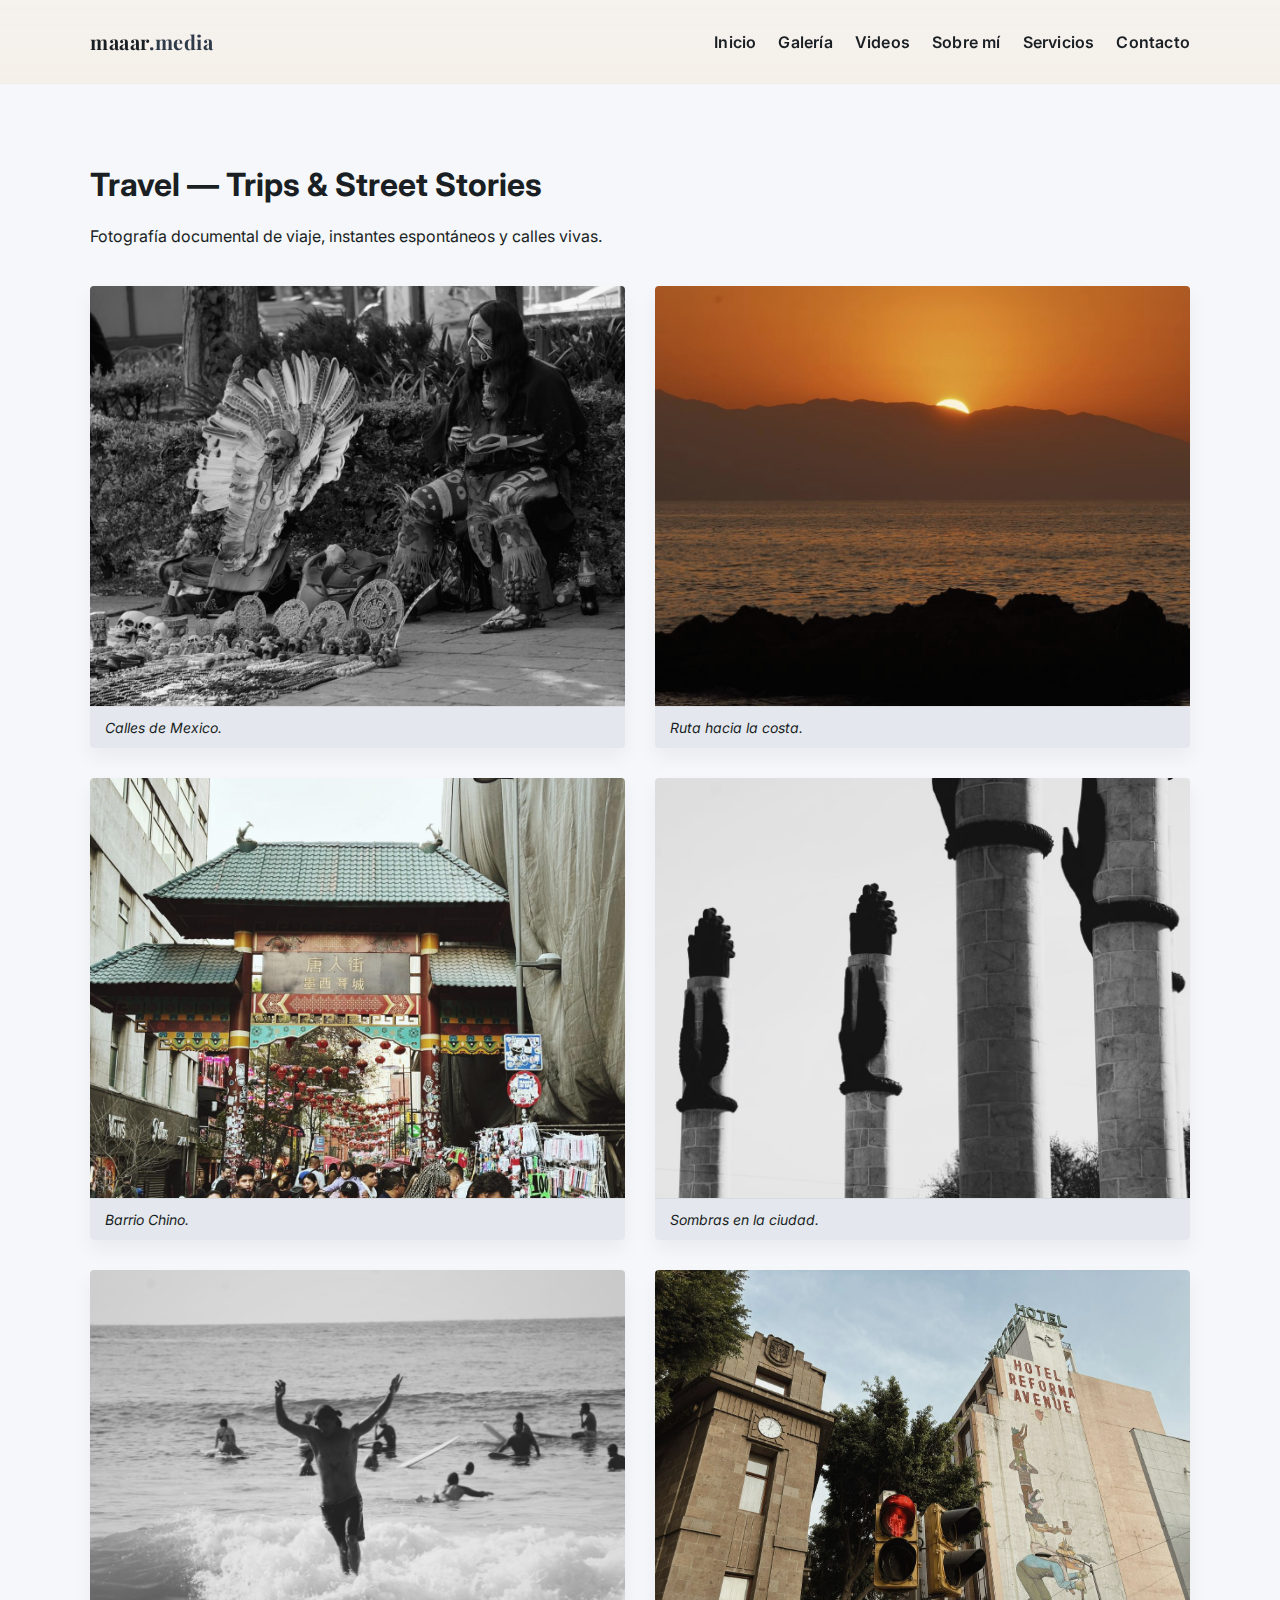
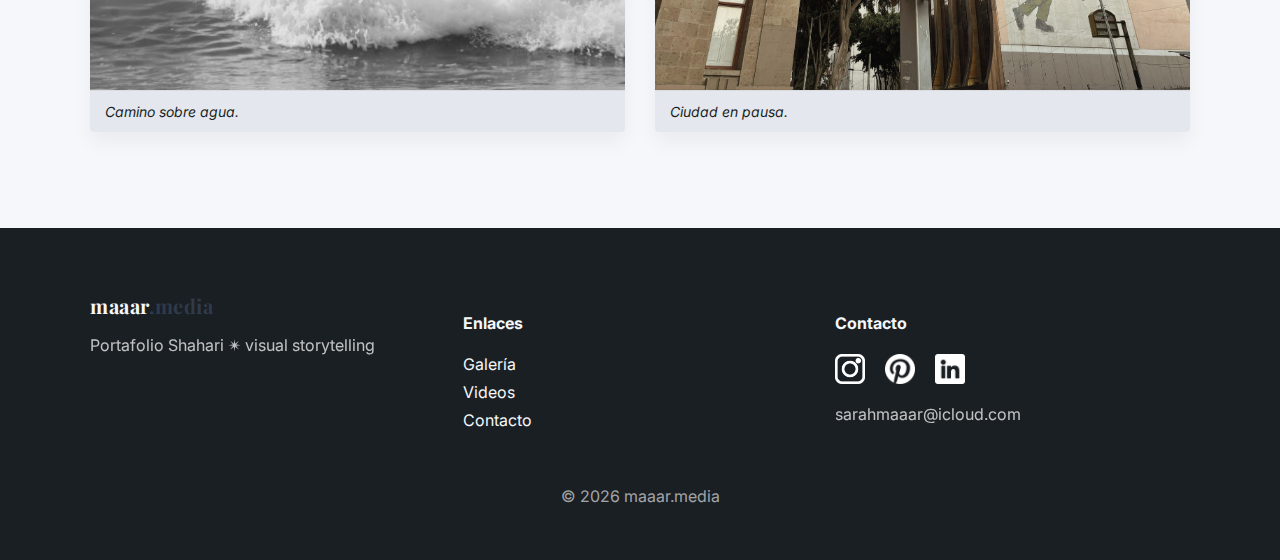
<file: travel.html>
<!doctype html>
<html lang="es">
<head>
      <meta charset="utf-8" />
      <meta name="viewport" content="width=device-width,initial-scale=1" />
      <title>Portafolio — Travel</title>
      <meta name="description" content="Fotografía documental, viajes y narrativa visual en movimiento." />

  <link rel="preconnect" href="https://fonts.googleapis.com">
  <link rel="preconnect" href="https://fonts.gstatic.com" crossorigin>
  <link href="https://fonts.googleapis.com/css2?family=Inter:wght@300;400;600&family=Playfair+Display:wght@400;700&display=swap" rel="stylesheet">
  <link rel="icon" type="image/png" href="icon/favicon.png">
  <link rel="stylesheet" href="css/style.css">
</head>
<body>
  <header class="site-header">
    <div class="container header-inner">
      <a class="logo" href="index.html">maaar<span>.media</span></a>
      <nav class="main-nav">
        <a href="index.html">Inicio</a>
        <a href="galeria.html" class="active">Galería</a>
        <a href="videos.html">Videos</a>
        <a href="sobremi.html">Sobre mí</a>
        <a href="servicios.html">Servicios</a>
        <a href="contacto.html" class="btn-ghost">Contacto</a>
      </nav>
    </div>
  </header>

  <main>
    <section class="exhibition container">
        <h1 class="gallery-title">Travel — Trips & Street Stories</h1> 
        <p class="galeria-sub">Fotografía documental de viaje, instantes espontáneos y calles vivas.</p>

        <div class="exhibition-grid">

            <figure class="exhibition-item">
                <img src="img/travel1.jpg" alt="Travel Photo 1" loading="lazy">
                <figcaption class="photo-caption">Calles de Mexico.</figcaption>
            </figure>

            <figure class="exhibition-item">
                <img src="img/travel2.jpg" alt="Travel Photo 2" loading="lazy">
                <figcaption class="photo-caption">Ruta hacia la costa.</figcaption>
            </figure>

            <figure class="exhibition-item">
                <img src="img/travel3.jpg" alt="Travel Photo 3" loading="lazy">
                <figcaption class="photo-caption">Barrio Chino.</figcaption>
            </figure>

            <figure class="exhibition-item">
                <img src="img/travel4.jpg" alt="Travel Photo 4" loading="lazy">
                <figcaption class="photo-caption">Sombras en la ciudad.</figcaption>
            </figure>

            <figure class="exhibition-item">
                <img src="img/travel5.jpg" alt="Travel Photo 5" loading="lazy">
                <figcaption class="photo-caption">Camino sobre agua.</figcaption>
            </figure>

            <figure class="exhibition-item">
                <img src="img/travel6.jpg" alt="Travel Photo 6" loading="lazy">
                <figcaption class="photo-caption">Ciudad en pausa.</figcaption>
            </figure>

        </div>
    </section>
  </main>
  
  <footer class="site-footer">
    <div class="container footer-grid">
      <div>
        <a class="logo footer-logo" href="index.html">maaar<span>.media</span></a>
        <p class="muted">Portafolio Shahari ✴︎ visual storytelling</p>
      </div>
      <div>
        <h4>Enlaces</h4>
        <nav class="footer-nav">
          <a href="galeria.html">Galería</a>
          <a href="videos.html">Videos</a>
          <a href="contacto.html">Contacto</a>
        </nav>
      </div>
      <div>
        <h4>Contacto</h4>
         <section class="tny-contact">
          <div class="tn-icon">
            <a href="https://www.instagram.com/maaar.media/" target="_blank">
              <img src="icon/instagram.png" title="instagram">
            </a>
          </div>
          <div class="tn-icon">
            <a href="https://mx.pinterest.com/shamaaar/_profile/_created/" target="_blank">
              <img src="icon/pinterest.png" title="Pinterest">
            </a>
          </div>
          <div class="tn-icon">
            <a href="https://www.linkedin.com/in/sarah-shahari-martinez-lopez-53b48a364/" target="_blank">
              <img src="icon/linkedin.png" title="Linkedin">
            </a>
          </div>
        </section>
        <p class="muted">sarahmaaar@icloud.com</p>
      </div>
    </div>
    <div class="legal">© <span id="year"></span> maaar.media</div>
  </footer>

  <script>
    document.getElementById('year').textContent = new Date().getFullYear();
  </script>
</body>
</html>
</file>
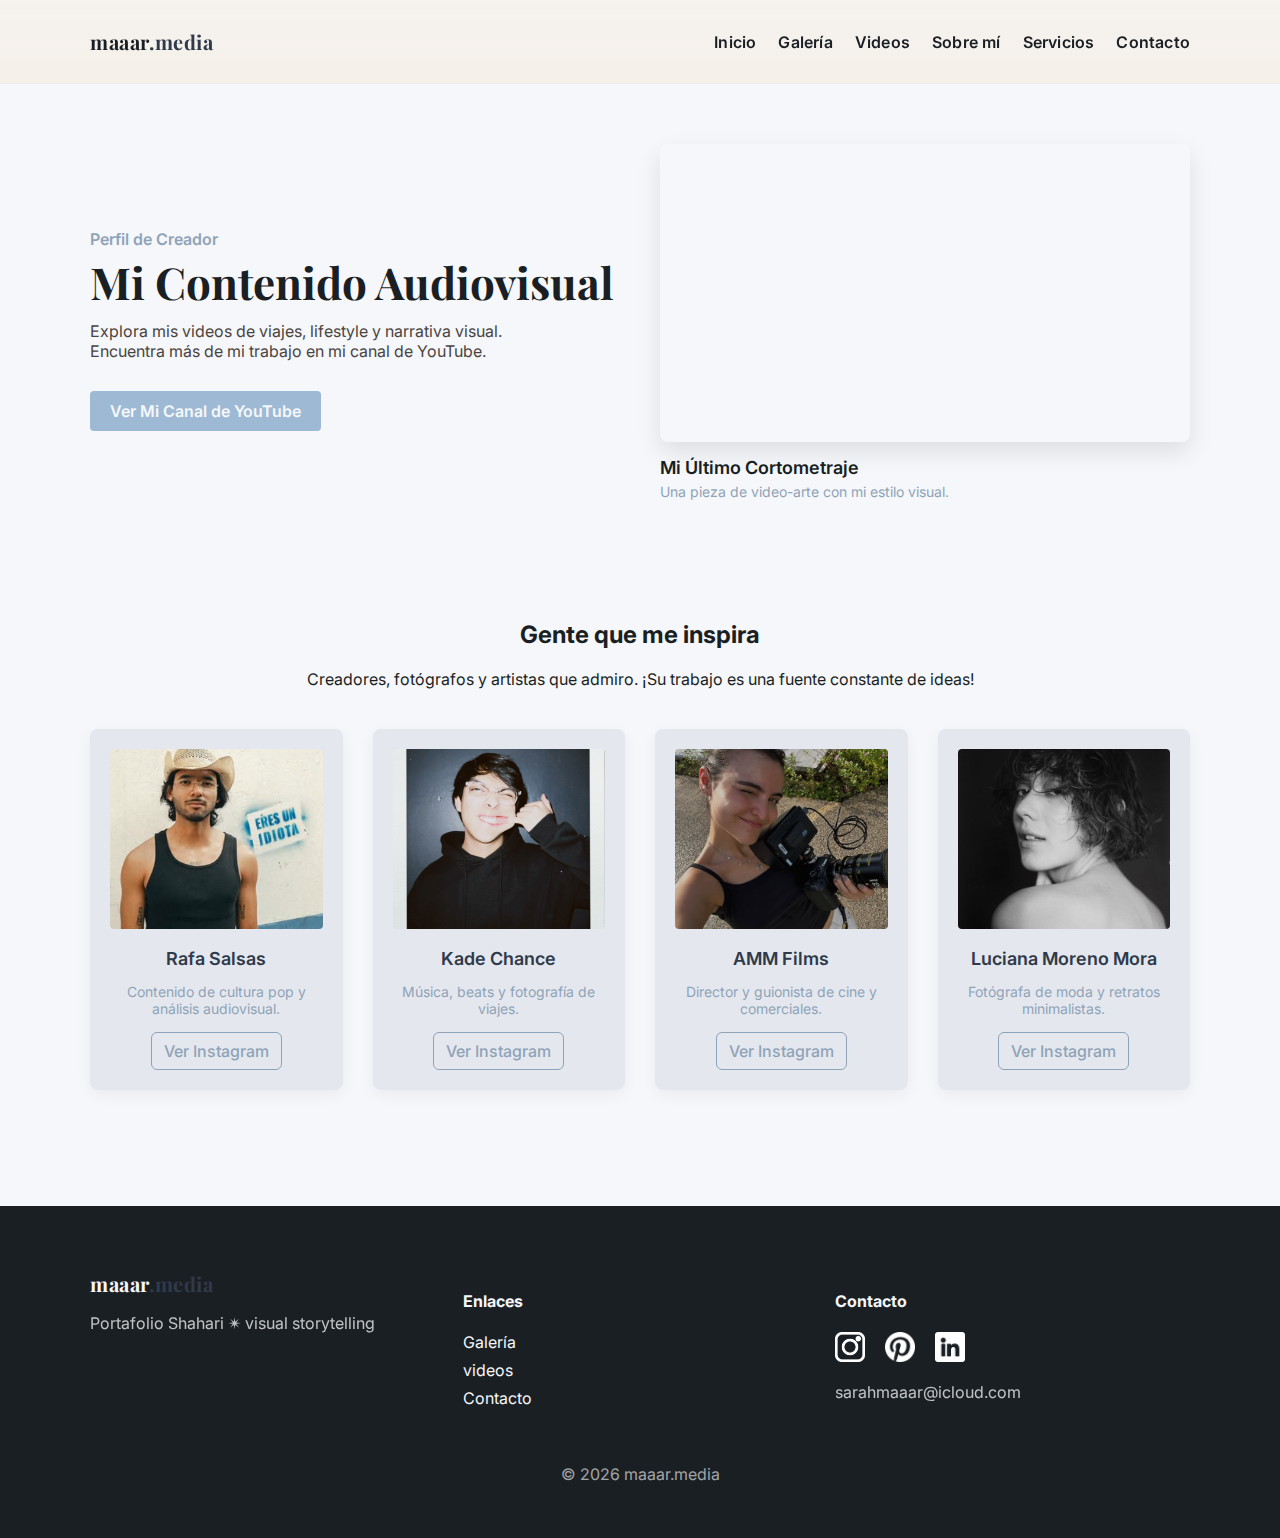
<file: videos.html>
<!doctype html>
<html lang="es">
<head>
      <meta charset="utf-8" />
      <meta name="viewport" content="width=device-width,initial-scale=1" />
      <title>Portafolio — Videos</title>
      <meta name="description" content="Galería de videos y contenido audiovisual de Maaar Visual Arts." />

  <link rel="preconnect" href="https://fonts.googleapis.com">
  <link rel="preconnect" href="https://fonts.gstatic.com" crossorigin>
  <link href="https://fonts.googleapis.com/css2?family=Inter:wght@300;400;600&family=Playfair+Display:wght@400;700&display=swap" rel="stylesheet">
  <link rel="icon" type="image/png" href="favicon/favicon.png">

  <link rel="stylesheet" href="css/style.css">
</head>
<body>
  <header class="site-header">
    <div class="container header-inner">
      <a class="logo" href="index.html">maaar<span>.media</span></a>
      <nav class="main-nav">
        <a href="index.html">Inicio</a>
        <a href="galeria.html">Galería</a>
        <a href="videos.html" class="active">Videos</a>
        <a href="sobremi.html">Sobre mí</a>
        <a href="servicios.html">Servicios</a>
        <a href="contacto.html" class="btn-ghost">Contacto</a>
      </nav>
    </div>
  </header>

  <main>
    <section class="video-hero container">
        <div class="hero-grid">
            <div class="hero-text">
                <p class="kicker">Perfil de Creador</p>
                <h1 class="gallery-title">Mi Contenido Audiovisual</h1>
                <p class="lead">Explora mis videos de viajes, lifestyle y narrativa visual. Encuentra más de mi trabajo en mi canal de YouTube.</p>
                <a href="https://www.youtube.com/@shaharimartinez" class="btn-primary" target="_blank">Ver Mi Canal de YouTube</a>
            </div>
            
            <div class="video-item">
                <div class="video-responsive">
                   <iframe 
    src="https://www.youtube.com/embed/jueUpRx1qU0" 
    title="Mi Video Personal" 
    frameborder="0" 
    allow="accelerometer; autoplay; clipboard-write; encrypted-media; gyroscope; picture-in-picture" 
    allowfullscreen
></iframe>
                </div>
                <h3>Mi Último Cortometraje</h3>
                <p>Una pieza de video-arte con mi estilo visual.</p>
            </div>
        </div>
    </section>

    <section class="inspiration-section container">
        <h2 class="gallery-title">Gente que me inspira</h2>
        <p class="galeria-sub">Creadores, fotógrafos y artistas que admiro. ¡Su trabajo es una fuente constante de ideas!</p>
        
        <div class="inspiration-grid grid-4-items"> 
            
            <div class="collaborator-card">
                <img src="img/rafa.png" alt="Foto de Rafa Salsas" loading="lazy">
                <h3>Rafa Salsas</h3>
                <p>Contenido de cultura pop y análisis audiovisual.</p>
                <a href="https://www.instagram.com/rafasalsas/" class="btn-outline" target="_blank">Ver Instagram</a>
            </div>

            <div class="collaborator-card">
                <img src="img/kade.png" alt="Foto de Kade Chance" loading="lazy">
                <h3>Kade Chance</h3>
                <p>Música, beats y fotografía de viajes.</p>
                <a href="https://www.instagram.com/kadechance___/" class="btn-outline" target="_blank">Ver Instagram</a>
            </div>

            <div class="collaborator-card">
                <img src="img/amm.png" alt="Foto de AMM Films" loading="lazy">
                <h3>AMM Films</h3>
                <p>Director y guionista de cine y comerciales.</p>
                <a href="https://www.instagram.com/amm.films/" class="btn-outline" target="_blank">Ver Instagram</a>
            </div>
            
            <div class="collaborator-card">
                <img src="img/luciana.png" alt="Foto de Luciana Moreno Mora" loading="lazy">
                <h3>Luciana Moreno Mora</h3>
                <p>Fotógrafa de moda y retratos minimalistas.</p>
                <a href="https://www.instagram.com/lucianamorenomora/" class="btn-outline" target="_blank">Ver Instagram</a>
            </div>
            
        </div>
    </section>
  </main>
  
  <footer class="site-footer">
    <div class="container footer-grid">
      <div>
        <a class="logo footer-logo" href="index.html">maaar<span>.media</span></a>
        <p class="muted">Portafolio Shahari ✴︎ visual storytelling</p>
      </div>
      <div>
        <h4>Enlaces</h4>
        <nav class="footer-nav">
          <a href="galeria.html">Galería</a>
          <a href="videos.html">videos</a>
          <a href="contacto.html">Contacto</a>
        </nav>
      </div>
      <div>
        <h4>Contacto</h4>
         <section class="tny-contact">
          <div class="tn-icon">
            <a href="https://www.instagram.com/maaar.media/" target="_blank">
              <img src="icon/instagram.png" title="instagram">
            </a>
          </div>
          <div class="tn-icon">
            <a href="https://mx.pinterest.com/shamaaar/_profile/_created/" target="_blank">
              <img src="icon/pinterest.png" title="Pinterest">
            </a>
          </div>
          <div class="tn-icon">
            <a href="https://www.linkedin.com/in/sarah-shahari-martinez-lopez-53b48a364/" target="_blank">
              <img src="icon/linkedin.png" title="Linkedin">
            </a>
          </div>
        </section>
        <p class="muted">sarahmaaar@icloud.com</p>
      </div>
    </div>
    <div class="legal">© <span id="year"></span> maaar.media</div>
  </footer>

  <script>
    document.getElementById('year').textContent = new Date().getFullYear();
  </script>
</body>
</html>
</file>
<file: css/style.css>
/* Variables de color */
:root{
  --cream:#F5F7FA;              
  --beige:#E4E8EE;              
  --brown:#2F3A4A;              
  --dark:#1A1F24;                
  --muted-green:#8FA3B8;         
  --accent-pink:#9EB9D4;        
  --overlay: rgba(20,30,40,0.04); 
  
  --max-width:1100px;
  --container-padding:18px;
}

}

/* Reset simple */
*{box-sizing:border-box}
html,body{margin:0;padding:0;font-family:Inter,system-ui,-apple-system,"Segoe UI",Roboto,"Helvetica Neue",Arial; color:var(--dark); background:var(--cream); -webkit-font-smoothing:antialiased}

/* Container */
.container{max-width:var(--max-width);margin:0 auto;padding:28px var(--container-padding)}

/* Header */
.site-header{position:sticky;top:0;z-index:20;background:linear-gradient(0deg, rgba(245,239,231,0.9), rgba(245,239,231,0.6));backdrop-filter: blur(4px);border-bottom:1px solid rgba(0,0,0,0.03)}
.header-inner{display:flex;align-items:center;justify-content:space-between}
.logo{font-family:"Playfair Display", serif; font-weight:700;letter-spacing:0.6px;color:var(--dark);text-decoration:none;font-size:20px}
.logo span{color:var(--brown);font-weight:700}


/* Nav */
.main-nav a{
    margin-left:18px;
    text-decoration:none;
    color:var(--dark);
    font-weight:600; 
    letter-spacing:0.2px; 
  
}

/* HERO */
.hero{padding:48px 0}
.hero-grid{display:grid;grid-template-columns:1fr 420px;gap:28px;align-items:center}
.hero-text h1{font-family:"Playfair Display", serif;font-size:44px;margin:0 0 10px;color:var(--dark);line-height:1.05}
.hero-text h1 span{color:var(--brown)}
.kicker{font-weight:600;color:var(--muted-green);margin-bottom:10px}
.lead{max-width:42ch;color:#4b443f}
.btn-primary{display:inline-block;margin-top:14px;padding:10px 16px;border-radius:10px;background:var(--accent-pink);color:white;text-decoration:none;font-weight:600}

/* Collage */
.hero-collage{position:relative;width:100%;height:420px;display:flex;align-items:center;justify-content:center}
.collage-img{position:absolute;object-fit:cover;border-radius:4px;box-shadow:0 12px 30px rgba(30,25,20,0.08);filter:grayscale(0.15) sepia(0.06) contrast(0.95)}
.collage-img.big{width:320px;height:420px;left:0;transform:rotate(-2deg);z-index:2}
.collage-img.small{width:240px;height:180px;right:0;bottom:12px;transform:rotate(3deg);z-index:1;border:6px solid var(--cream)}
.hero-collage .label{position:absolute;left:24px;bottom:24px;background:var(--beige);padding:8px 10px;border-radius:6px;font-size:12px;letter-spacing:0.6px;color:var(--brown);}

/* Intro */
.intro-grid{display:grid;grid-template-columns:220px 1fr;gap:26px;align-items:center;margin:36px 0}
.portrait img{width:100%;height:auto;border-radius:6px;box-shadow:0 12px 30px rgba(0,0,0,0.06);filter:grayscale(0.1) sepia(0.03) contrast(0.95)}
.intro-text h2{font-family:"Playfair Display", serif;margin:0 0 8px}


/* Footer */
.site-footer{background:var(--dark);color:var(--cream);padding:36px 0;margin-top:36px}
.footer-grid{display:grid;grid-template-columns:1fr 1fr 1fr;gap:18px}
.footer-logo{color:var(--cream);font-family:"Playfair Display",serif;text-decoration:none}
.footer-nav a{display:block;color:var(--cream);text-decoration:none;margin-bottom:8px}
.muted{opacity:0.85;color:rgba(255,255,255,0.85)}
.legal{text-align:center;color:rgba(255,255,255,0.6);padding:18px 0}
.tny-contact{
     display: flex;
    justify-items: center;   /* Centra horizontal */
    align-items: center;       /* Centra vertical (opcional) */
    gap: 20px;                 /* Espacio entre iconos */
}

.tn-icon{
    text-align: left;
}

.tn-icon img{
    width: 30px;
    height: 30px;
    object-fit: contain;
}

/* Responsive */
@media (max-width:920px){
  .hero-grid{grid-template-columns:1fr}
  .hero-collage{height:320px}
  .grid-3{grid-template-columns:repeat(2,1fr)}
  .blackout-grid{grid-template-columns:repeat(2,1fr)}
  .intro-grid{grid-template-columns:1fr}
}
@media (max-width:520px){
  .grid-3{grid-template-columns:1fr}
}

/* Small utility */
h3{font-family:"Playfair Display",serif}

/* Fin de landnig page */






/* --- GALERÍA --- */


/* Contenido de Galería */
.galeria-container {
    padding: 80px var(--container-padding); 
    text-align: center;
    max-width: var(--max-width); 
    margin: 0 auto;
}


/* Titulo de galería */
.galeria-container h1 {
    font-family: "Playfair Display", serif;
    font-size: 40px; 
    font-weight: 700;
    color: var(--brown); 
    margin-bottom: 8px;
}

/
.galeria-sub {
    font-size: 18px;
    color: var(--muted-green); 
    margin-bottom: 50px;
}

.polaroid-grid {
    display: flex;
    justify-content: center;
    gap: 40px; 
    flex-wrap: wrap;
    padding-bottom: 40px;
}

.polaroid {
    
    background: var(--cream); 
    padding: 15px 15px 25px;
    width: 260px;
    
    box-shadow: 0px 8px 18px rgba(30, 25, 20, 0.1); 
    border-radius: 4px;
    transform: rotate(-2deg);
    transition: all 0.3s ease; 
    text-decoration: none;
    color: inherit;
    border: 1px solid var(--beige); 
}

.polaroid:nth-child(2) {
    transform: rotate(1.5deg);
}

.polaroid:nth-child(3) {
    transform: rotate(-1deg);
}

.polaroid img {
    width: 100%;
    height: 200px; 
    object-fit: cover;
    border-radius: 3px;
   
    filter: grayscale(0.1) sepia(0.05) contrast(0.98); 
}

.polaroid .caption {
    margin-top: 12px;
    font-weight: 600; 
    font-size: 16px; 
    text-align: center;
    color: var(--dark); 
    letter-spacing: 0.5px;
}

.polaroid:hover {
    transform: scale(1.05) rotate(0deg);
    box-shadow: 0px 15px 30px rgba(0,0,0,0.15);
    z-index: 10;
}

@media (max-width: 600px) {
    .polaroid-grid {
        gap: 30px;
    }
    .polaroid {
        width: 80%; 
        transform: rotate(0deg) !important; 
    }
}

/* --- Fin Galería ---*/




 /* ---  Página de Exhibición  --- */

.exhibition {
    padding-top: 60px;
    padding-bottom: 60px;
}

.exhibition-grid {
  
    display: grid;
    grid-template-columns: 1fr 1fr; 
    gap: 30px;
    margin-top: 40px;
}

.exhibition-item {
    margin: 0;
    padding: 0;
    overflow: hidden;
    border-radius: 4px;
    box-shadow: 0 10px 20px rgba(0, 0, 0, 0.05);
}

.exhibition-item img {
    width: 100%;
    height: 420px; 
    object-fit: cover;
    display: block;
    transition: transform 0.3s ease;
    filter: grayscale(0.1) contrast(0.98); 
}

.exhibition-item img:hover {
    transform: scale(1.02); 
    filter: grayscale(0) contrast(1);
}

.photo-caption {
    padding: 12px 15px;
    background: var(--beige);
    color: var(--dark);
    font-size: 14px;
    font-style: italic;
    border-top: 1px solid rgba(0, 0, 0, 0.05);
}


@media (max-width: 768px) {
    .exhibition-grid {
        grid-template-columns: 1fr; 
        gap: 20px;
    }
    .exhibition-item img {
        height: 350px; 
    }
}




/* SOBRE MÍ */
.about {
    padding-top: 80px;
    padding-bottom: 80px;
}

.about-grid {
    display: grid;
    grid-template-columns: 1fr 1.1fr;
    gap: 40px;
    align-items: center;
}

.about-photo img {
    width: 100%;
    height: auto;
    border-radius: 6px;
    object-fit: cover;
    box-shadow: 0 10px 25px rgba(0,0,0,0.06);
    filter: grayscale(0.05) contrast(1);
}

.about-title {
    font-family: "Playfair Display", serif;
    font-size: 42px;
    margin-bottom: 10px;
    letter-spacing: -0.5px;
}

.about-subtitle {
    color: var(--dark-muted);
    margin-bottom: 20px;
    font-size: 16px;
    font-style: italic;
}

.about-description {
    margin-bottom: 18px;
    line-height: 1.7;
    color: var(--dark);
}

.btn-primary {
    display: inline-block;
    padding: 10px 20px;
    border-radius: 4px;
    background: var(--accent-pink);
    color: var(--cream);
    text-decoration: none;
    font-weight: 600;
    transition: opacity 0.2s ease;
}

.btn-primary:hover {
    opacity: 0.85;
}

/* Responsive */
@media (max-width: 850px) {
    .about-grid {
        grid-template-columns: 1fr;
    }
}






.services {
    background-image: url('../img/fondo.jpg'); 
    background-size: cover; 
    background-position: center center; 
    background-attachment: fixed; 
    
    padding: 100px var(--container-padding);
    text-align: center;
    position: relative; 
    max-width: none; 
}

.services::before {
    content: '';
    position: absolute;
    top: 0;
    left: 0;
    right: 0;
    bottom: 0;
    background: rgba(0, 0, 0, 0.4); 
    z-index: 1; 
}

.services-title, .services-sub, .services-grid {
    position: relative; 
    z-index: 2; 
    color: white; 
    max-width: var(--max-width);
    margin: 0 auto;
}

.services-title {
    font-family: "Playfair Display", serif;
    font-size: 48px;
    font-weight: 700;
    margin-bottom: 5px;
}

.services-sub {
    font-size: 18px;
    margin-bottom: 50px;
    opacity: 0.9;
}

.services-grid {
    display: grid;
    grid-template-columns: repeat(3, 1fr);
    gap: 30px;
    padding-top: 20px;
}

.service-card {
    background: rgba(255, 255, 255, 0.1); 
    border: 1px solid rgba(255, 255, 255, 0.2);
    padding: 25px;
    border-radius: 8px;
    backdrop-filter: blur(5px); 
    text-align: left;
    transition: background 0.3s;
}

.service-card:hover {
    background: rgba(255, 255, 255, 0.2);
}

.service-card h3 {
    font-family: Inter, sans-serif;
    font-size: 20px;
    font-weight: 600;
    color: white;
    margin-top: 0;
}

.service-card p {
    font-size: 14px;
    color: rgba(255, 255, 255, 0.85);
    margin-bottom: 0;
}

@media (max-width: 920px) {
    .services-grid {
        grid-template-columns: repeat(2, 1fr);
    }
}

@media (max-width: 600px) {
    .services-grid {
        grid-template-columns: 1fr;
    }
    .services-title {
        font-size: 36px;
    }
    .services {
        padding: 60px var(--container-padding);
    }
}




.video-hero {
    padding-top: 60px;
    padding-bottom: 60px;
}

.video-hero .hero-grid {
    display: grid;
    grid-template-columns: 1fr 1fr; 
    gap: 40px;
    align-items: center;
}

.video-hero .hero-text {
    text-align: left;
}

.video-responsive {
    position: relative;
    padding-bottom: 56.25%; 
    height: 0;
    overflow: hidden;
    border-radius: 8px;
    box-shadow: 0 10px 25px rgba(0,0,0,0.1);
}

.video-responsive iframe {
    position: absolute;
    top: 0;
    left: 0;
    width: 100%;
    height: 100%;
    border: none;
}

.video-item h3 {
    font-family: Inter, sans-serif;
    font-size: 18px;
    color: var(--dark);
    font-weight: 600;
    margin: 15px 0 5px;
}

.video-item p {
    font-size: 14px;
    color: var(--muted-green);
    margin: 0;
}


.inspiration-section {
    text-align: center;
    padding-top: 40px;
    padding-bottom: 80px;
}

.inspiration-grid {
    display: flex;
    justify-content: center;
    gap: 30px;
    margin-top: 40px;
}

.collaborator-card {
    width: 280px;
    background: var(--beige);
    padding: 20px;
    border-radius: 8px;
    box-shadow: 0 5px 15px rgba(0,0,0,0.05);
}

.collaborator-card img {
    width: 100%;
    height: 180px;
    object-fit: cover;
    border-radius: 4px;
    margin-bottom: 10px;
    filter: grayscale(0.05) contrast(0.98);
}

.collaborator-card h3 {
    font-family: Inter, sans-serif;
    font-size: 18px;
    font-weight: 600;
    color: var(--brown);
    margin-top: 5px;
    margin-bottom: 5px;
}

.collaborator-card p {
    font-size: 14px;
    color: var(--muted-green);
    margin-bottom: 15px;
}

.btn-outline {
    display: inline-block;
    padding: 8px 12px;
    border-radius: 6px;
    border: 1px solid var(--muted-green);
    color: var(--muted-green);
    text-decoration: none;
    font-weight: 500;
    transition: all 0.2s ease;
}

.btn-outline:hover {
    background: var(--muted-green);
    color: white;
}


@media (max-width: 920px) {
    .video-hero .hero-grid {
        grid-template-columns: 1fr;
    }
    .video-item {
        order: 1; 
    }
    .video-hero .hero-text {
        order: 2; 
        text-align: center;
    }
    
    .inspiration-grid {
        flex-direction: column; 
        align-items: center;
    }
    .collaborator-card {
        width: 90%; 
        max-width: 350px;
    }
}








/* ---  CONTACTO  --- */

/* ======================================= */
/* --- ESTILOS PARA CONTACTO (contacto.html) --- */
/* ======================================= */

.contact-section {
    /* Establece la imagen de fondo */
    background-image: url('../img/contacto.jpg'); /* Asegúrate que la ruta sea correcta */
    background-size: cover; 
    background-position: center center; 
    background-attachment: fixed; /* Opcional: crea un efecto parallax */
    
    padding: 100px var(--container-padding);
    text-align: center;
    position: relative; 
    max-width: none; /* Permite que la sección ocupe todo el ancho */
    color: white; /* Aseguramos texto blanco para el título y subtítulo */
}

/* Capa de Oscurecimiento (Overlay) */
.contact-section::before {
    content: '';
    position: absolute;
    top: 0;
    left: 0;
    right: 0;
    bottom: 0;
    /* Oscurece la imagen ligeramente (por ejemplo, un 50% de color oscuro) */
    background: rgba(0, 0, 0, 0.5); 
    z-index: 1; 
}

/* Asegura que el contenido esté sobre el overlay y sea legible */
.contact-section .gallery-title,
.contact-section .galeria-sub,
.contact-section .contact-grid {
    position: relative; 
    z-index: 2; 
}

/* Estilos de Contenido General (títulos y subtítulos) */
.contact-section .gallery-title {
    color: white; /* Título blanco */
    font-size: 48px;
    margin-bottom: 5px;
}

.contact-section .galeria-sub {
    color: rgba(255, 255, 255, 0.9); /* Subtítulo blanco suave */
    font-size: 18px;
    margin-bottom: 50px;
}


/* Estilos del Formulario */
.contact-grid {
    display: grid;
    grid-template-columns: 2fr 1fr; /* Formulario más grande que la información */
    gap: 50px;
    margin-top: 40px;
    max-width: 900px;
    margin: 40px auto;
    text-align: left; 
}

.contact-form-wrapper {
    background: rgba(255, 255, 255, 0.1); /* Fondo semitransparente como en Servicios */
    padding: 30px;
    border-radius: 8px;
    box-shadow: 0 5px 20px rgba(0,0,0,0.1);
    backdrop-filter: blur(5px); /* Efecto cristal */
    border: 1px solid rgba(255, 255, 255, 0.2); /* Borde suave */
}

.contact-form-wrapper h2 {
    font-family: "Playfair Display", serif;
    font-size: 28px;
    margin-top: 0;
    margin-bottom: 25px;
    color: white; /* Título del formulario blanco */
}

.contact-form label {
    display: block;
    font-weight: 600;
    margin-top: 15px;
    margin-bottom: 5px;
    font-size: 14px;
    color: white; /* Etiquetas blancas */
}

.contact-form input,
.contact-form select,
.contact-form textarea {
    width: 100%;
    padding: 10px;
    border: 1px solid rgba(255, 255, 255, 0.3);
    border-radius: 4px;
    background: rgba(255, 255, 255, 0.1); /* Fondo de inputs semitransparente */
    font-family: Inter, sans-serif;
    font-size: 15px;
    color: white; /* Texto en inputs blanco */
}

.contact-form input::placeholder,
.contact-form textarea::placeholder {
    color: rgba(255, 255, 255, 0.7); /* Placeholder blanco suave */
}

.contact-form select option {
    background: var(--dark); /* Fondo oscuro para las opciones del select */
    color: white;
}

.contact-form textarea {
    resize: vertical
</file>
